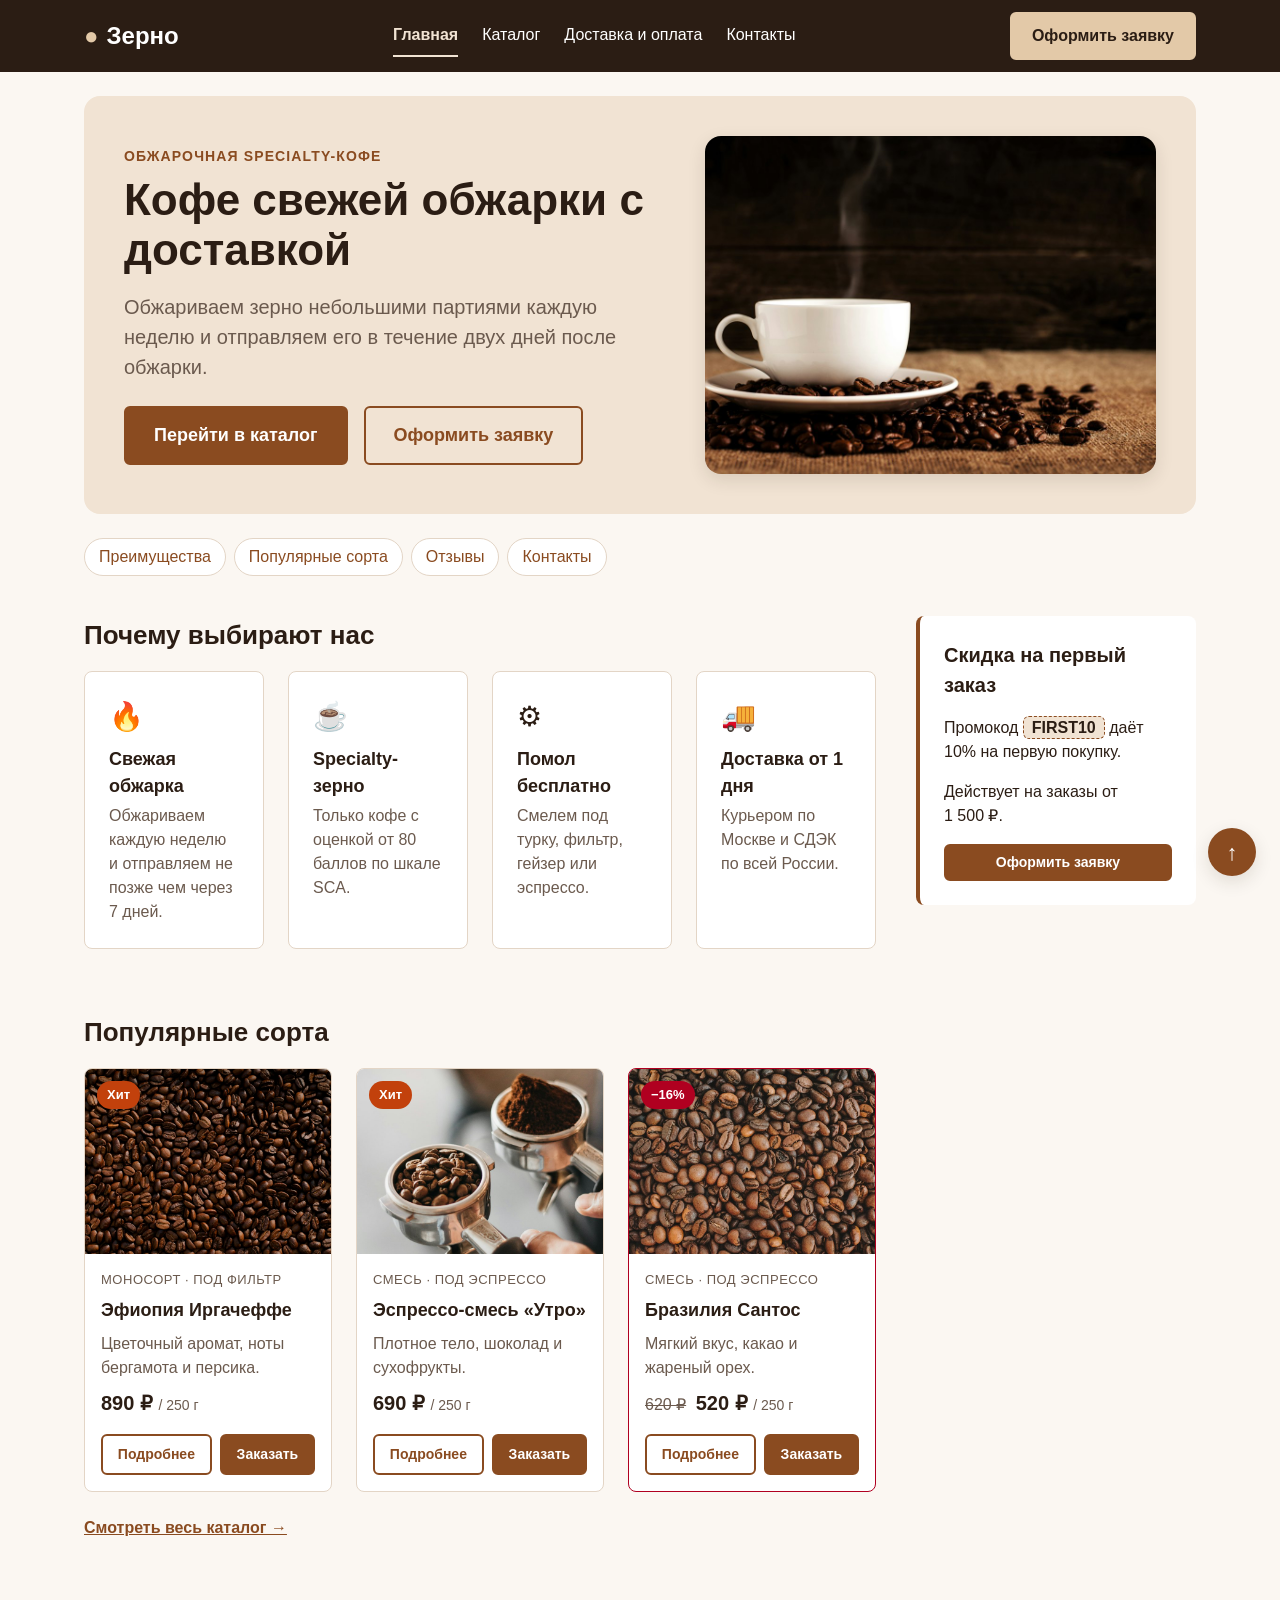
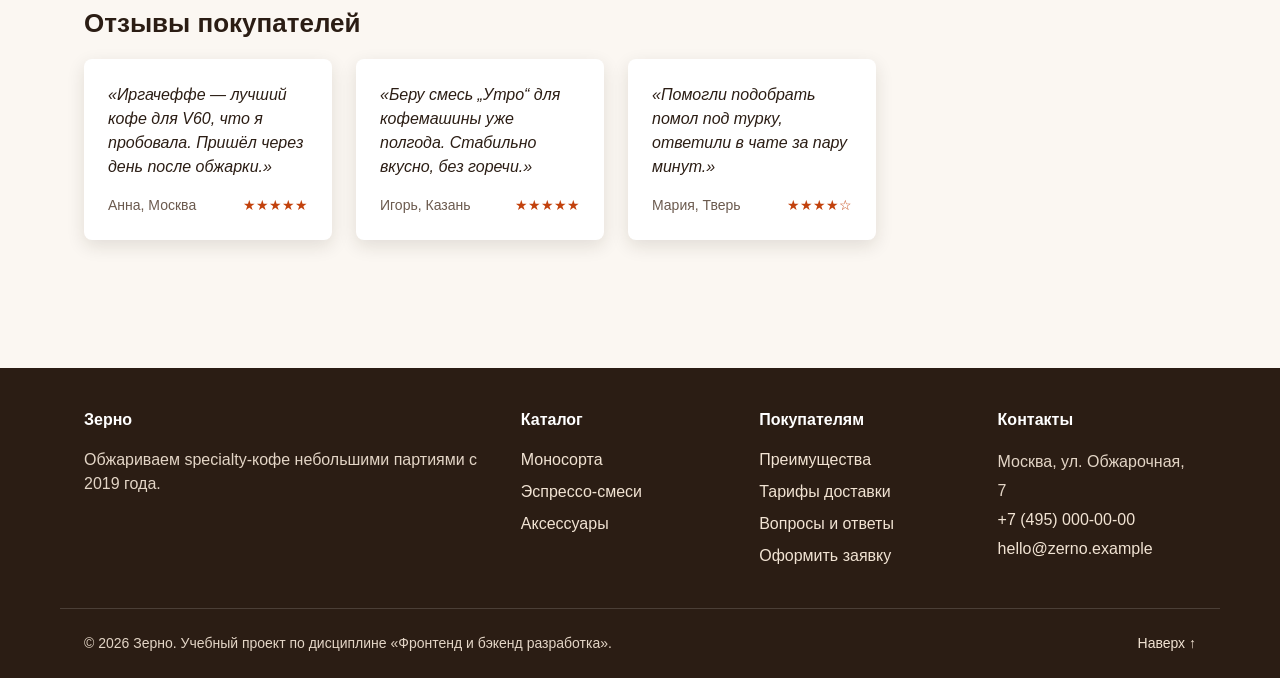
<file: index.html>
<!DOCTYPE html>
<html lang="ru">
<head>
  <meta charset="UTF-8">
  <meta name="viewport" content="width=device-width, initial-scale=1.0">
  <title>Зерно — кофе свежей обжарки</title>
  <meta name="description" content="Интернет-магазин кофе свежей обжарки «Зерно»: specialty-зерно, эспрессо-смеси и доставка по России.">
  <link rel="stylesheet" href="css/style.css">
  <script src="js/main.js" defer></script>
</head>
<body id="top">
  <a class="skip-link" href="#main">Перейти к содержимому</a>

  <header class="site-header">
    <div class="container site-header__inner">
      <a class="site-header__logo" href="index.html">
        <span class="site-header__logo-mark" aria-hidden="true">●</span> Зерно
      </a>
      <nav class="site-nav" aria-label="Основная навигация">
        <ul class="site-nav__list">
          <li class="site-nav__item"><a class="site-nav__link site-nav__link--active" href="index.html" aria-current="page">Главная</a></li>
          <li class="site-nav__item"><a class="site-nav__link" href="catalog.html">Каталог</a></li>
          <li class="site-nav__item"><a class="site-nav__link" href="delivery.html">Доставка и оплата</a></li>
          <li class="site-nav__item"><a class="site-nav__link" href="contacts.html">Контакты</a></li>
        </ul>
      </nav>
      <a class="button site-header__cta" href="order.html">Оформить заявку</a>
    </div>
  </header>

  <main class="container" id="main">
    <section class="hero">
      <div class="hero__content">
        <p class="hero__eyebrow">Обжарочная specialty-кофе</p>
        <h1 class="hero__title">Кофе свежей обжарки с доставкой</h1>
        <p class="hero__text">
          Обжариваем зерно небольшими партиями каждую неделю и отправляем
          его в течение двух дней после обжарки.
        </p>
        <div class="hero__actions">
          <a class="button button--large" href="catalog.html">Перейти в каталог</a>
          <a class="button button--secondary button--large" href="order.html">Оформить заявку</a>
        </div>
      </div>
      <img class="hero__image" src="images/hero.jpg" alt="Чашка кофе на блюдце с жареными зёрнами" width="480" height="360">
    </section>

    <nav class="page-anchors" aria-label="Разделы главной страницы">
      <a class="page-anchors__link" href="#advantages">Преимущества</a>
      <a class="page-anchors__link" href="#popular">Популярные сорта</a>
      <a class="page-anchors__link" href="#reviews">Отзывы</a>
      <a class="page-anchors__link" href="#contacts">Контакты</a>
    </nav>

    <div class="page-layout">
      <div class="page-layout__main">
        <section class="advantages" id="advantages">
          <h2 class="section-title">Почему выбирают нас</h2>
          <ul class="advantages__list">
          <li class="advantages__item">
            <span class="advantages__icon" aria-hidden="true">🔥</span>
            <h3 class="advantages__title">Свежая обжарка</h3>
            <p class="advantages__text">Обжариваем каждую неделю и отправляем не позже чем через 7 дней.</p>
          </li>

          <li class="advantages__item">
            <span class="advantages__icon" aria-hidden="true">☕</span>
            <h3 class="advantages__title">Specialty-зерно</h3>
            <p class="advantages__text">Только кофе с оценкой от 80 баллов по шкале SCA.</p>
          </li>

          <li class="advantages__item">
            <span class="advantages__icon" aria-hidden="true">⚙</span>
            <h3 class="advantages__title">Помол бесплатно</h3>
            <p class="advantages__text">Смелем под турку, фильтр, гейзер или эспрессо.</p>
          </li>

          <li class="advantages__item">
            <span class="advantages__icon" aria-hidden="true">🚚</span>
            <h3 class="advantages__title">Доставка от 1 дня</h3>
            <p class="advantages__text">Курьером по Москве и СДЭК по всей России.</p>
          </li>
          </ul>
        </section>

        <section class="popular" id="popular">
          <h2 class="section-title">Популярные сорта</h2>
          <div class="product-grid">
            <article class="product-card product-card--hit">
              <span class="product-card__badge">Хит</span>
              <img class="product-card__image" src="images/products/ethiopia.jpg" alt="Эфиопия Иргачеффе" width="400" height="300" loading="lazy">
              <div class="product-card__body">
                <p class="product-card__category">Моносорт · Под фильтр</p>
                <h3 class="product-card__title">Эфиопия Иргачеффе</h3>
                <p class="product-card__description">Цветочный аромат, ноты бергамота и персика.</p>
                <p class="product-card__price">890 ₽ <span class="product-card__unit">/ 250 г</span></p>
                <div class="product-card__actions">
                  <a class="button button--secondary" href="product.html">Подробнее</a>
                  <button class="button product-card__button" type="button" data-product="Эфиопия Иргачеффе">Заказать</button>
                </div>
              </div>
            </article>

            <article class="product-card product-card--hit">
              <span class="product-card__badge">Хит</span>
              <img class="product-card__image" src="images/products/utro.jpg" alt="Эспрессо-смесь «Утро»" width="400" height="300" loading="lazy">
              <div class="product-card__body">
                <p class="product-card__category">Смесь · Под эспрессо</p>
                <h3 class="product-card__title">Эспрессо-смесь «Утро»</h3>
                <p class="product-card__description">Плотное тело, шоколад и сухофрукты.</p>
                <p class="product-card__price">690 ₽ <span class="product-card__unit">/ 250 г</span></p>
                <div class="product-card__actions">
                  <a class="button button--secondary" href="product.html">Подробнее</a>
                  <button class="button product-card__button" type="button" data-product="Эспрессо-смесь «Утро»">Заказать</button>
                </div>
              </div>
            </article>

            <article class="product-card product-card--discount">
              <span class="product-card__badge">−16%</span>
              <img class="product-card__image" src="images/products/brazil.jpg" alt="Бразилия Сантос" width="400" height="300" loading="lazy">
              <div class="product-card__body">
                <p class="product-card__category">Смесь · Под эспрессо</p>
                <h3 class="product-card__title">Бразилия Сантос</h3>
                <p class="product-card__description">Мягкий вкус, какао и жареный орех.</p>
                <p class="product-card__price"><s class="product-card__price-old">620 ₽</s> 520 ₽ <span class="product-card__unit">/ 250 г</span></p>
                <div class="product-card__actions">
                  <a class="button button--secondary" href="product.html">Подробнее</a>
                  <button class="button product-card__button" type="button" data-product="Бразилия Сантос">Заказать</button>
                </div>
              </div>
            </article>
          </div>
          <a class="popular__more" href="catalog.html">Смотреть весь каталог →</a>
        </section>

        <section class="reviews" id="reviews">
          <h2 class="section-title">Отзывы покупателей</h2>
          <div class="reviews__list">
            <blockquote class="review">
              <p class="review__text">«Иргачеффе — лучший кофе для V60, что я пробовала. Пришёл через день после обжарки.»</p>
              <footer class="review__author">Анна, Москва <span class="review__rating" aria-label="Оценка 5 из 5">★★★★★</span></footer>
            </blockquote>
            <blockquote class="review">
              <p class="review__text">«Беру смесь „Утро“ для кофемашины уже полгода. Стабильно вкусно, без горечи.»</p>
              <footer class="review__author">Игорь, Казань <span class="review__rating" aria-label="Оценка 5 из 5">★★★★★</span></footer>
            </blockquote>
            <blockquote class="review">
              <p class="review__text">«Помогли подобрать помол под турку, ответили в чате за пару минут.»</p>
              <footer class="review__author">Мария, Тверь <span class="review__rating" aria-label="Оценка 4 из 5">★★★★☆</span></footer>
            </blockquote>
          </div>
        </section>
      </div>

      <aside class="promo page-layout__aside">
        <h2 class="promo__title">Скидка на первый заказ</h2>
        <p class="promo__text">Промокод <strong class="promo__code">FIRST10</strong> даёт 10% на первую покупку.</p>
        <p class="promo__text">Действует на заказы от 1&nbsp;500&nbsp;₽.</p>
        <a class="button button--small" href="order.html">Оформить заявку</a>
      </aside>
    </div>
  </main>

  <footer class="site-footer" id="contacts">
    <div class="container site-footer__inner">
      <section class="site-footer__column">
        <h2 class="site-footer__title">Зерно</h2>
        <p class="site-footer__text">Обжариваем specialty-кофе небольшими партиями с 2019 года.</p>
      </section>
      <nav class="site-footer__column" aria-label="Каталог">
        <h2 class="site-footer__title">Каталог</h2>
        <ul class="site-footer__list">
            <li><a class="site-footer__link" href="catalog.html#mono">Моносорта</a></li>
            <li><a class="site-footer__link" href="catalog.html#blends">Эспрессо-смеси</a></li>
            <li><a class="site-footer__link" href="catalog.html#accessories">Аксессуары</a></li>
        </ul>
      </nav>
      <nav class="site-footer__column" aria-label="Покупателям">
        <h2 class="site-footer__title">Покупателям</h2>
        <ul class="site-footer__list">
            <li><a class="site-footer__link" href="index.html#advantages">Преимущества</a></li>
            <li><a class="site-footer__link" href="delivery.html#tariffs">Тарифы доставки</a></li>
            <li><a class="site-footer__link" href="delivery.html#faq">Вопросы и ответы</a></li>
            <li><a class="site-footer__link" href="order.html">Оформить заявку</a></li>
        </ul>
      </nav>
      <section class="site-footer__column">
        <h2 class="site-footer__title">Контакты</h2>
        <address class="site-footer__address">
          Москва, ул. Обжарочная, 7<br>
          <a class="site-footer__link" href="tel:+74950000000">+7 (495) 000-00-00</a><br>
          <a class="site-footer__link" href="mailto:hello@zerno.example">hello@zerno.example</a>
        </address>
      </section>
    </div>
    <div class="container site-footer__bottom">
      <p>&copy; 2026 Зерно. Учебный проект по дисциплине «Фронтенд и бэкенд разработка».</p>
      <a class="site-footer__link" href="#top">Наверх ↑</a>
    </div>
  </footer>

  <a class="to-top" href="#top" aria-label="Наверх">↑</a>

  <dialog class="order-dialog" id="order-dialog" aria-labelledby="order-dialog-title">
    <button class="order-dialog__close" type="button" data-dialog-close aria-label="Закрыть окно">×</button>
    <h2 class="order-dialog__title" id="order-dialog-title">Быстрая заявка</h2>

    <form class="order-form" id="order-form" action="#" method="post" novalidate>
      <input id="selected-product" name="selected-product" type="hidden">

      <p class="order-dialog__product">Товар: <strong id="selected-product-label">не выбран</strong></p>

      <div class="order-form__field">
        <label class="order-form__label" for="dialog-name">Имя <span class="order-form__required" aria-hidden="true">*</span></label>
        <input class="order-form__input" id="dialog-name" name="name" type="text" placeholder="Введите ваше имя"
          minlength="2" autocomplete="given-name" required>
      </div>

      <div class="order-form__field">
        <label class="order-form__label" for="dialog-email">E-mail <span class="order-form__required" aria-hidden="true">*</span></label>
        <input class="order-form__input" id="dialog-email" name="email" type="email" placeholder="name@example.com"
          autocomplete="email" required>
      </div>

      <div class="order-form__field">
        <label class="order-form__label" for="dialog-phone">Телефон <span class="order-form__required" aria-hidden="true">*</span></label>
        <input class="order-form__input" id="dialog-phone" name="phone" type="tel" placeholder="+7 999 123-45-67"
          pattern="^\+?[0-9\s\-\(\)]{10,18}$" autocomplete="tel" aria-describedby="dialog-phone-hint" required>
        <small class="order-form__hint" id="dialog-phone-hint">Формат: +7 999 123-45-67</small>
      </div>

      <div class="order-form__field">
        <label class="order-form__label" for="dialog-date">Желаемая дата доставки</label>
        <input class="order-form__input" id="dialog-date" name="date" type="date" required>
      </div>

      <div class="order-form__field">
        <label class="order-form__label" for="dialog-topic">Тема заявки</label>
        <select class="order-form__input" id="dialog-topic" name="topic" required>
          <option value="">Выберите тему</option>
          <option value="order">Заказ кофе</option>
          <option value="subscription">Подписка на кофе</option>
          <option value="wholesale">Оптовая закупка</option>
          <option value="question">Вопрос о товаре</option>
        </select>
      </div>

      <div class="order-form__field">
        <label class="order-form__label" for="dialog-comment">Комментарий</label>
        <textarea class="order-form__input order-form__input--textarea" id="dialog-comment" name="comment" rows="4"
          maxlength="500" placeholder="Например: позвоните перед доставкой"></textarea>
      </div>

      <div class="order-form__field order-form__field--checkbox">
        <input class="order-form__checkbox" id="dialog-agree" name="agree" type="checkbox" required>
        <label class="order-form__label" for="dialog-agree">Я согласен на обработку персональных данных</label>
      </div>

      <div class="order-form__actions">
        <button class="button" type="submit">Отправить</button>
        <button class="button button--secondary" type="button" data-dialog-close>Отмена</button>
      </div>

      <p class="order-form__success" role="status" hidden>
        Спасибо! Заявка отправлена — мы свяжемся с вами в течение рабочего дня.
      </p>
    </form>
  </dialog>
</body>
</html>
</file>
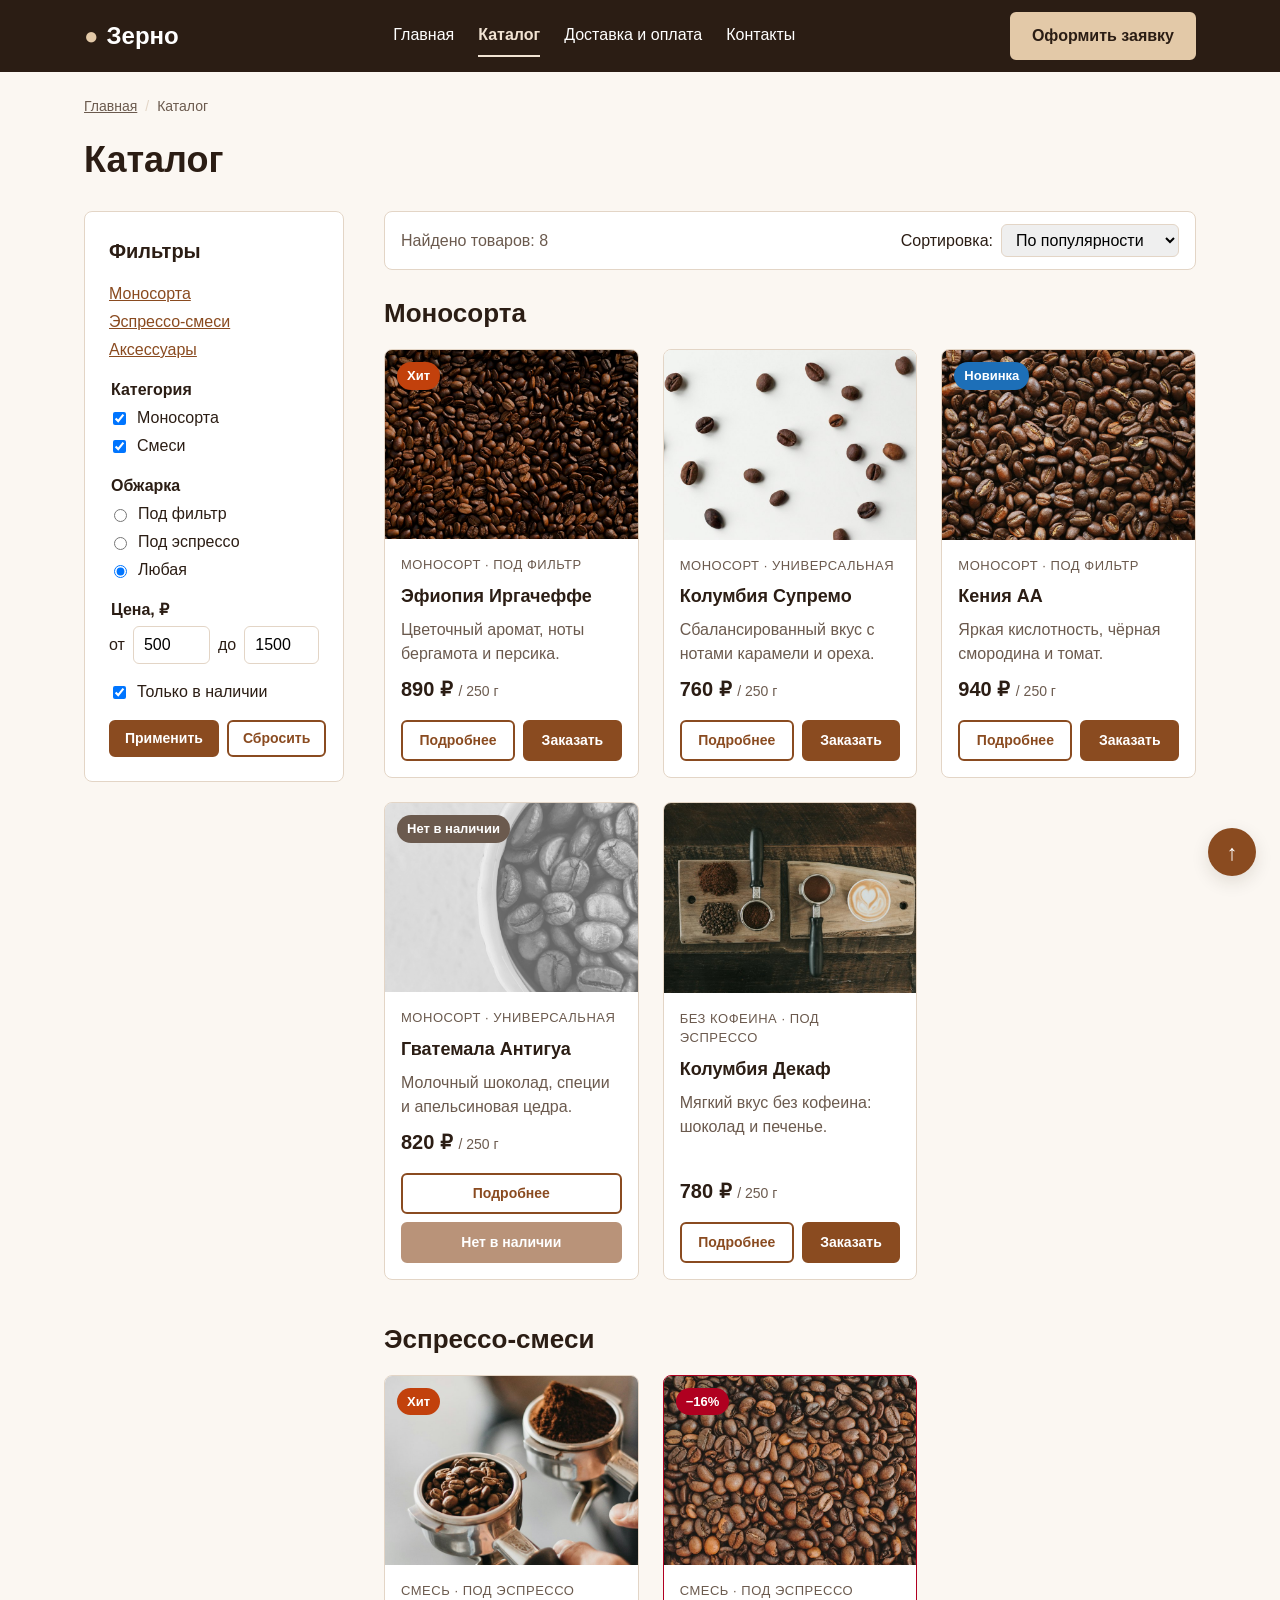
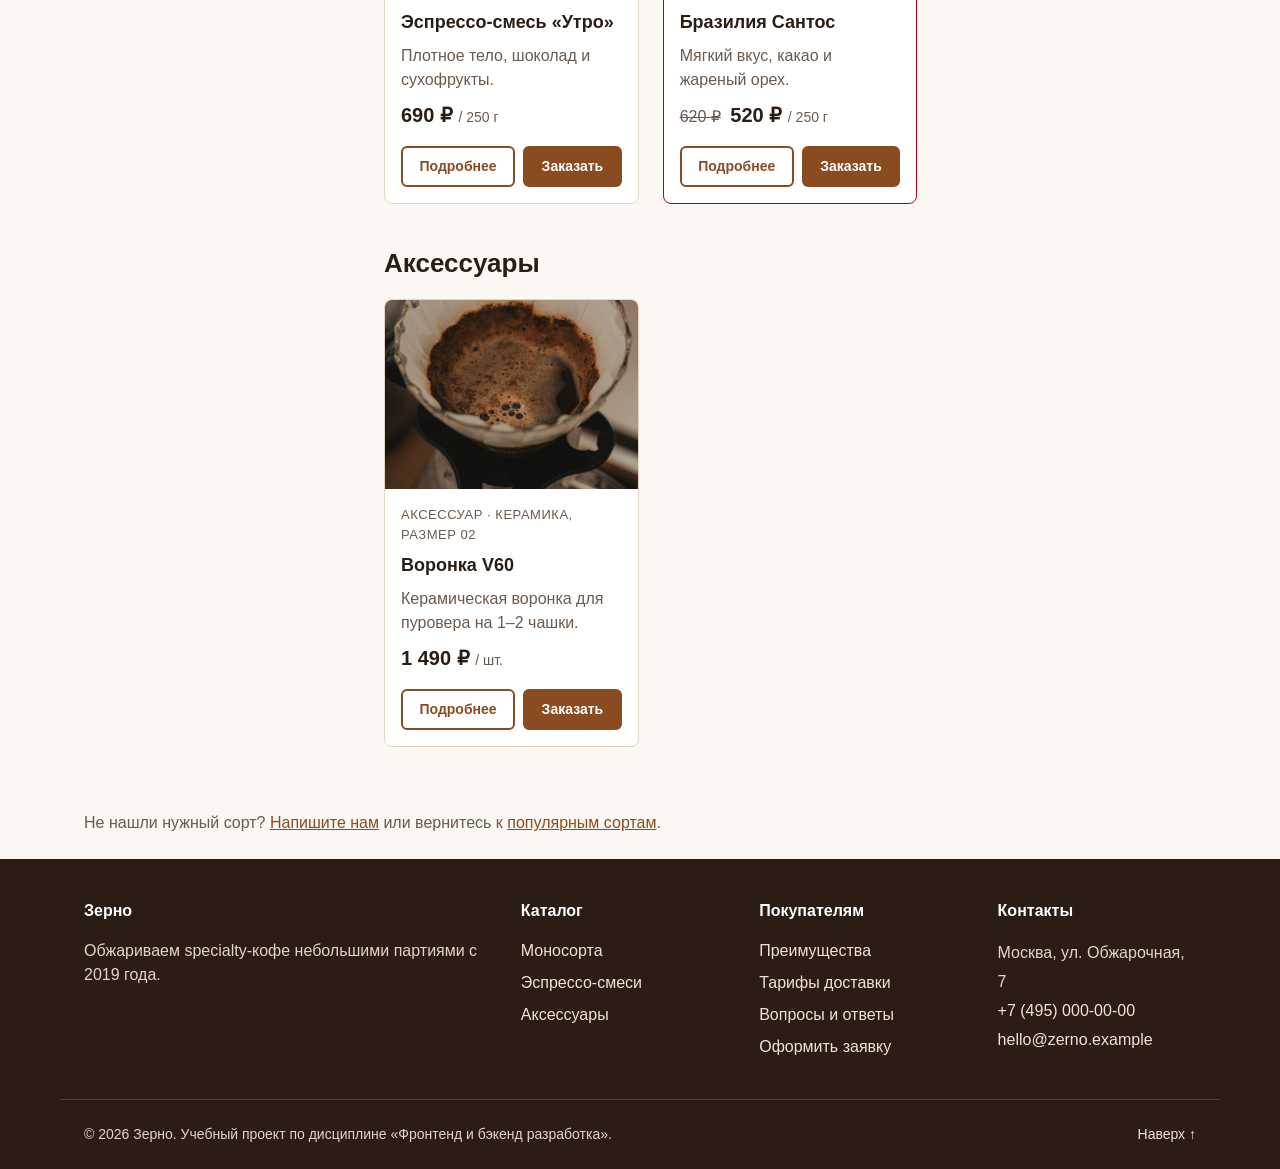
<file: catalog.html>
<!DOCTYPE html>
<html lang="ru">
<head>
  <meta charset="UTF-8">
  <meta name="viewport" content="width=device-width, initial-scale=1.0">
  <title>Каталог кофе — Зерно</title>
  <meta name="description" content="Каталог кофе свежей обжарки: моносорта, эспрессо-смеси и аксессуары для заваривания.">
  <link rel="stylesheet" href="css/style.css">
  <script src="js/main.js" defer></script>
</head>
<body id="top">
  <a class="skip-link" href="#main">Перейти к содержимому</a>

  <header class="site-header">
    <div class="container site-header__inner">
      <a class="site-header__logo" href="index.html">
        <span class="site-header__logo-mark" aria-hidden="true">●</span> Зерно
      </a>
      <nav class="site-nav" aria-label="Основная навигация">
        <ul class="site-nav__list">
          <li class="site-nav__item"><a class="site-nav__link" href="index.html">Главная</a></li>
          <li class="site-nav__item"><a class="site-nav__link site-nav__link--active" href="catalog.html" aria-current="page">Каталог</a></li>
          <li class="site-nav__item"><a class="site-nav__link" href="delivery.html">Доставка и оплата</a></li>
          <li class="site-nav__item"><a class="site-nav__link" href="contacts.html">Контакты</a></li>
        </ul>
      </nav>
      <a class="button site-header__cta" href="order.html">Оформить заявку</a>
    </div>
  </header>

  <main class="container" id="main">
    <nav class="breadcrumbs" aria-label="Хлебные крошки">
      <ol class="breadcrumbs__list">
        <li class="breadcrumbs__item"><a class="breadcrumbs__link" href="index.html">Главная</a></li>
        <li class="breadcrumbs__item" aria-current="page">Каталог</li>
      </ol>
    </nav>

    <h1 class="page-title">Каталог</h1>

    <div class="catalog">
      <aside class="catalog-filters" aria-label="Фильтры каталога">
        <h2 class="catalog-filters__title">Фильтры</h2>
        <nav aria-label="Категории каталога">
          <ul class="catalog-filters__links">
            <li><a class="catalog-filters__link" href="#mono">Моносорта</a></li>
            <li><a class="catalog-filters__link" href="#blends">Эспрессо-смеси</a></li>
            <li><a class="catalog-filters__link" href="#accessories">Аксессуары</a></li>
          </ul>
        </nav>
        <form class="catalog-filters__form" action="#">
          <fieldset class="catalog-filters__group">
            <legend class="catalog-filters__legend">Категория</legend>
            <label class="catalog-filters__option"><input type="checkbox" name="category" value="mono" checked> Моносорта</label>
            <label class="catalog-filters__option"><input type="checkbox" name="category" value="blend" checked> Смеси</label>
          </fieldset>
          <fieldset class="catalog-filters__group">
            <legend class="catalog-filters__legend">Обжарка</legend>
            <label class="catalog-filters__option"><input type="radio" name="roast" value="filter"> Под фильтр</label>
            <label class="catalog-filters__option"><input type="radio" name="roast" value="espresso"> Под эспрессо</label>
            <label class="catalog-filters__option"><input type="radio" name="roast" value="any" checked> Любая</label>
          </fieldset>
          <fieldset class="catalog-filters__group">
            <legend class="catalog-filters__legend">Цена, ₽</legend>
            <div class="catalog-filters__range">
              <label class="catalog-filters__option">от <input class="catalog-filters__input" type="number" name="price-from" min="0" value="500"></label>
              <label class="catalog-filters__option">до <input class="catalog-filters__input" type="number" name="price-to" min="0" value="1500"></label>
            </div>
          </fieldset>
          <label class="catalog-filters__option"><input type="checkbox" name="in-stock" checked> Только в наличии</label>

          <div class="catalog-filters__actions">
            <button class="button button--small" type="button">Применить</button>
            <button class="button button--small button--secondary" type="reset">Сбросить</button>
          </div>
        </form>
      </aside>

      <div class="catalog__content">
        <div class="catalog__toolbar">
          <p class="catalog__count">Найдено товаров: 8</p>
          <label class="catalog__sort">
            Сортировка:
            <select class="catalog__select" name="sort">
              <option value="popular">По популярности</option>
              <option value="price-asc">Сначала дешевле</option>
              <option value="price-desc">Сначала дороже</option>
            </select>
          </label>
        </div>

        <section class="catalog__section" id="mono">
          <h2 class="section-title">Моносорта</h2>
          <div class="product-grid">
            <article class="product-card product-card--hit">
              <span class="product-card__badge">Хит</span>
              <img class="product-card__image" src="images/products/ethiopia.jpg" alt="Эфиопия Иргачеффе" width="400" height="300" loading="lazy">
              <div class="product-card__body">
                <p class="product-card__category">Моносорт · Под фильтр</p>
                <h3 class="product-card__title">Эфиопия Иргачеффе</h3>
                <p class="product-card__description">Цветочный аромат, ноты бергамота и персика.</p>
                <p class="product-card__price">890 ₽ <span class="product-card__unit">/ 250 г</span></p>
                <div class="product-card__actions">
                  <a class="button button--secondary" href="product.html">Подробнее</a>
                  <button class="button product-card__button" type="button" data-product="Эфиопия Иргачеффе">Заказать</button>
                </div>
              </div>
            </article>

            <article class="product-card">
              <img class="product-card__image" src="images/products/colombia.jpg" alt="Колумбия Супремо" width="400" height="300" loading="lazy">
              <div class="product-card__body">
                <p class="product-card__category">Моносорт · Универсальная</p>
                <h3 class="product-card__title">Колумбия Супремо</h3>
                <p class="product-card__description">Сбалансированный вкус с нотами карамели и ореха.</p>
                <p class="product-card__price">760 ₽ <span class="product-card__unit">/ 250 г</span></p>
                <div class="product-card__actions">
                  <a class="button button--secondary" href="product.html">Подробнее</a>
                  <button class="button product-card__button" type="button" data-product="Колумбия Супремо">Заказать</button>
                </div>
              </div>
            </article>

            <article class="product-card product-card--new">
              <span class="product-card__badge">Новинка</span>
              <img class="product-card__image" src="images/products/kenya.jpg" alt="Кения АА" width="400" height="300" loading="lazy">
              <div class="product-card__body">
                <p class="product-card__category">Моносорт · Под фильтр</p>
                <h3 class="product-card__title">Кения АА</h3>
                <p class="product-card__description">Яркая кислотность, чёрная смородина и томат.</p>
                <p class="product-card__price">940 ₽ <span class="product-card__unit">/ 250 г</span></p>
                <div class="product-card__actions">
                  <a class="button button--secondary" href="product.html">Подробнее</a>
                  <button class="button product-card__button" type="button" data-product="Кения АА">Заказать</button>
                </div>
              </div>
            </article>

            <article class="product-card product-card--soldout">
              <span class="product-card__badge">Нет в наличии</span>
              <img class="product-card__image" src="images/products/guatemala.jpg" alt="Гватемала Антигуа" width="400" height="300" loading="lazy">
              <div class="product-card__body">
                <p class="product-card__category">Моносорт · Универсальная</p>
                <h3 class="product-card__title">Гватемала Антигуа</h3>
                <p class="product-card__description">Молочный шоколад, специи и апельсиновая цедра.</p>
                <p class="product-card__price">820 ₽ <span class="product-card__unit">/ 250 г</span></p>
                <div class="product-card__actions">
                  <a class="button button--secondary" href="product.html">Подробнее</a>
                  <button class="button product-card__button" type="button" disabled>Нет в наличии</button>
                </div>
              </div>
            </article>

            <article class="product-card">
              <img class="product-card__image" src="images/products/decaf.jpg" alt="Колумбия Декаф" width="400" height="300" loading="lazy">
              <div class="product-card__body">
                <p class="product-card__category">Без кофеина · Под эспрессо</p>
                <h3 class="product-card__title">Колумбия Декаф</h3>
                <p class="product-card__description">Мягкий вкус без кофеина: шоколад и печенье.</p>
                <p class="product-card__price">780 ₽ <span class="product-card__unit">/ 250 г</span></p>
                <div class="product-card__actions">
                  <a class="button button--secondary" href="product.html">Подробнее</a>
                  <button class="button product-card__button" type="button" data-product="Колумбия Декаф">Заказать</button>
                </div>
              </div>
            </article>
          </div>
        </section>
        <section class="catalog__section" id="blends">
          <h2 class="section-title">Эспрессо-смеси</h2>
          <div class="product-grid">
            <article class="product-card product-card--hit">
              <span class="product-card__badge">Хит</span>
              <img class="product-card__image" src="images/products/utro.jpg" alt="Эспрессо-смесь «Утро»" width="400" height="300" loading="lazy">
              <div class="product-card__body">
                <p class="product-card__category">Смесь · Под эспрессо</p>
                <h3 class="product-card__title">Эспрессо-смесь «Утро»</h3>
                <p class="product-card__description">Плотное тело, шоколад и сухофрукты.</p>
                <p class="product-card__price">690 ₽ <span class="product-card__unit">/ 250 г</span></p>
                <div class="product-card__actions">
                  <a class="button button--secondary" href="product.html">Подробнее</a>
                  <button class="button product-card__button" type="button" data-product="Эспрессо-смесь «Утро»">Заказать</button>
                </div>
              </div>
            </article>

            <article class="product-card product-card--discount">
              <span class="product-card__badge">−16%</span>
              <img class="product-card__image" src="images/products/brazil.jpg" alt="Бразилия Сантос" width="400" height="300" loading="lazy">
              <div class="product-card__body">
                <p class="product-card__category">Смесь · Под эспрессо</p>
                <h3 class="product-card__title">Бразилия Сантос</h3>
                <p class="product-card__description">Мягкий вкус, какао и жареный орех.</p>
                <p class="product-card__price"><s class="product-card__price-old">620 ₽</s> 520 ₽ <span class="product-card__unit">/ 250 г</span></p>
                <div class="product-card__actions">
                  <a class="button button--secondary" href="product.html">Подробнее</a>
                  <button class="button product-card__button" type="button" data-product="Бразилия Сантос">Заказать</button>
                </div>
              </div>
            </article>
          </div>
        </section>
        <section class="catalog__section" id="accessories">
          <h2 class="section-title">Аксессуары</h2>
          <div class="product-grid">
            <article class="product-card">
              <img class="product-card__image" src="images/products/v60.jpg" alt="Воронка V60" width="400" height="300" loading="lazy">
              <div class="product-card__body">
                <p class="product-card__category">Аксессуар · Керамика, размер 02</p>
                <h3 class="product-card__title">Воронка V60</h3>
                <p class="product-card__description">Керамическая воронка для пуровера на 1–2 чашки.</p>
                <p class="product-card__price">1 490 ₽ <span class="product-card__unit">/ шт.</span></p>
                <div class="product-card__actions">
                  <a class="button button--secondary" href="product.html">Подробнее</a>
                  <button class="button product-card__button" type="button" data-product="Воронка V60">Заказать</button>
                </div>
              </div>
            </article>
          </div>
        </section>
      </div>
    </div>

    <p class="page-note">
      Не нашли нужный сорт? <a href="contacts.html#feedback">Напишите нам</a>
      или вернитесь к <a href="index.html#popular">популярным сортам</a>.
    </p>
  </main>

  <footer class="site-footer" id="contacts">
    <div class="container site-footer__inner">
      <section class="site-footer__column">
        <h2 class="site-footer__title">Зерно</h2>
        <p class="site-footer__text">Обжариваем specialty-кофе небольшими партиями с 2019 года.</p>
      </section>
      <nav class="site-footer__column" aria-label="Каталог">
        <h2 class="site-footer__title">Каталог</h2>
        <ul class="site-footer__list">
            <li><a class="site-footer__link" href="catalog.html#mono">Моносорта</a></li>
            <li><a class="site-footer__link" href="catalog.html#blends">Эспрессо-смеси</a></li>
            <li><a class="site-footer__link" href="catalog.html#accessories">Аксессуары</a></li>
        </ul>
      </nav>
      <nav class="site-footer__column" aria-label="Покупателям">
        <h2 class="site-footer__title">Покупателям</h2>
        <ul class="site-footer__list">
            <li><a class="site-footer__link" href="index.html#advantages">Преимущества</a></li>
            <li><a class="site-footer__link" href="delivery.html#tariffs">Тарифы доставки</a></li>
            <li><a class="site-footer__link" href="delivery.html#faq">Вопросы и ответы</a></li>
            <li><a class="site-footer__link" href="order.html">Оформить заявку</a></li>
        </ul>
      </nav>
      <section class="site-footer__column">
        <h2 class="site-footer__title">Контакты</h2>
        <address class="site-footer__address">
          Москва, ул. Обжарочная, 7<br>
          <a class="site-footer__link" href="tel:+74950000000">+7 (495) 000-00-00</a><br>
          <a class="site-footer__link" href="mailto:hello@zerno.example">hello@zerno.example</a>
        </address>
      </section>
    </div>
    <div class="container site-footer__bottom">
      <p>&copy; 2026 Зерно. Учебный проект по дисциплине «Фронтенд и бэкенд разработка».</p>
      <a class="site-footer__link" href="#top">Наверх ↑</a>
    </div>
  </footer>

  <a class="to-top" href="#top" aria-label="Наверх">↑</a>

  <dialog class="order-dialog" id="order-dialog" aria-labelledby="order-dialog-title">
    <button class="order-dialog__close" type="button" data-dialog-close aria-label="Закрыть окно">×</button>
    <h2 class="order-dialog__title" id="order-dialog-title">Быстрая заявка</h2>

    <form class="order-form" id="order-form" action="#" method="post" novalidate>
      <input id="selected-product" name="selected-product" type="hidden">

      <p class="order-dialog__product">Товар: <strong id="selected-product-label">не выбран</strong></p>

      <div class="order-form__field">
        <label class="order-form__label" for="dialog-name">Имя <span class="order-form__required" aria-hidden="true">*</span></label>
        <input class="order-form__input" id="dialog-name" name="name" type="text" placeholder="Введите ваше имя"
          minlength="2" autocomplete="given-name" required>
      </div>

      <div class="order-form__field">
        <label class="order-form__label" for="dialog-email">E-mail <span class="order-form__required" aria-hidden="true">*</span></label>
        <input class="order-form__input" id="dialog-email" name="email" type="email" placeholder="name@example.com"
          autocomplete="email" required>
      </div>

      <div class="order-form__field">
        <label class="order-form__label" for="dialog-phone">Телефон <span class="order-form__required" aria-hidden="true">*</span></label>
        <input class="order-form__input" id="dialog-phone" name="phone" type="tel" placeholder="+7 999 123-45-67"
          pattern="^\+?[0-9\s\-\(\)]{10,18}$" autocomplete="tel" aria-describedby="dialog-phone-hint" required>
        <small class="order-form__hint" id="dialog-phone-hint">Формат: +7 999 123-45-67</small>
      </div>

      <div class="order-form__field">
        <label class="order-form__label" for="dialog-date">Желаемая дата доставки</label>
        <input class="order-form__input" id="dialog-date" name="date" type="date" required>
      </div>

      <div class="order-form__field">
        <label class="order-form__label" for="dialog-topic">Тема заявки</label>
        <select class="order-form__input" id="dialog-topic" name="topic" required>
          <option value="">Выберите тему</option>
          <option value="order">Заказ кофе</option>
          <option value="subscription">Подписка на кофе</option>
          <option value="wholesale">Оптовая закупка</option>
          <option value="question">Вопрос о товаре</option>
        </select>
      </div>

      <div class="order-form__field">
        <label class="order-form__label" for="dialog-comment">Комментарий</label>
        <textarea class="order-form__input order-form__input--textarea" id="dialog-comment" name="comment" rows="4"
          maxlength="500" placeholder="Например: позвоните перед доставкой"></textarea>
      </div>

      <div class="order-form__field order-form__field--checkbox">
        <input class="order-form__checkbox" id="dialog-agree" name="agree" type="checkbox" required>
        <label class="order-form__label" for="dialog-agree">Я согласен на обработку персональных данных</label>
      </div>

      <div class="order-form__actions">
        <button class="button" type="submit">Отправить</button>
        <button class="button button--secondary" type="button" data-dialog-close>Отмена</button>
      </div>

      <p class="order-form__success" role="status" hidden>
        Спасибо! Заявка отправлена — мы свяжемся с вами в течение рабочего дня.
      </p>
    </form>
  </dialog>
</body>
</html>
</file>
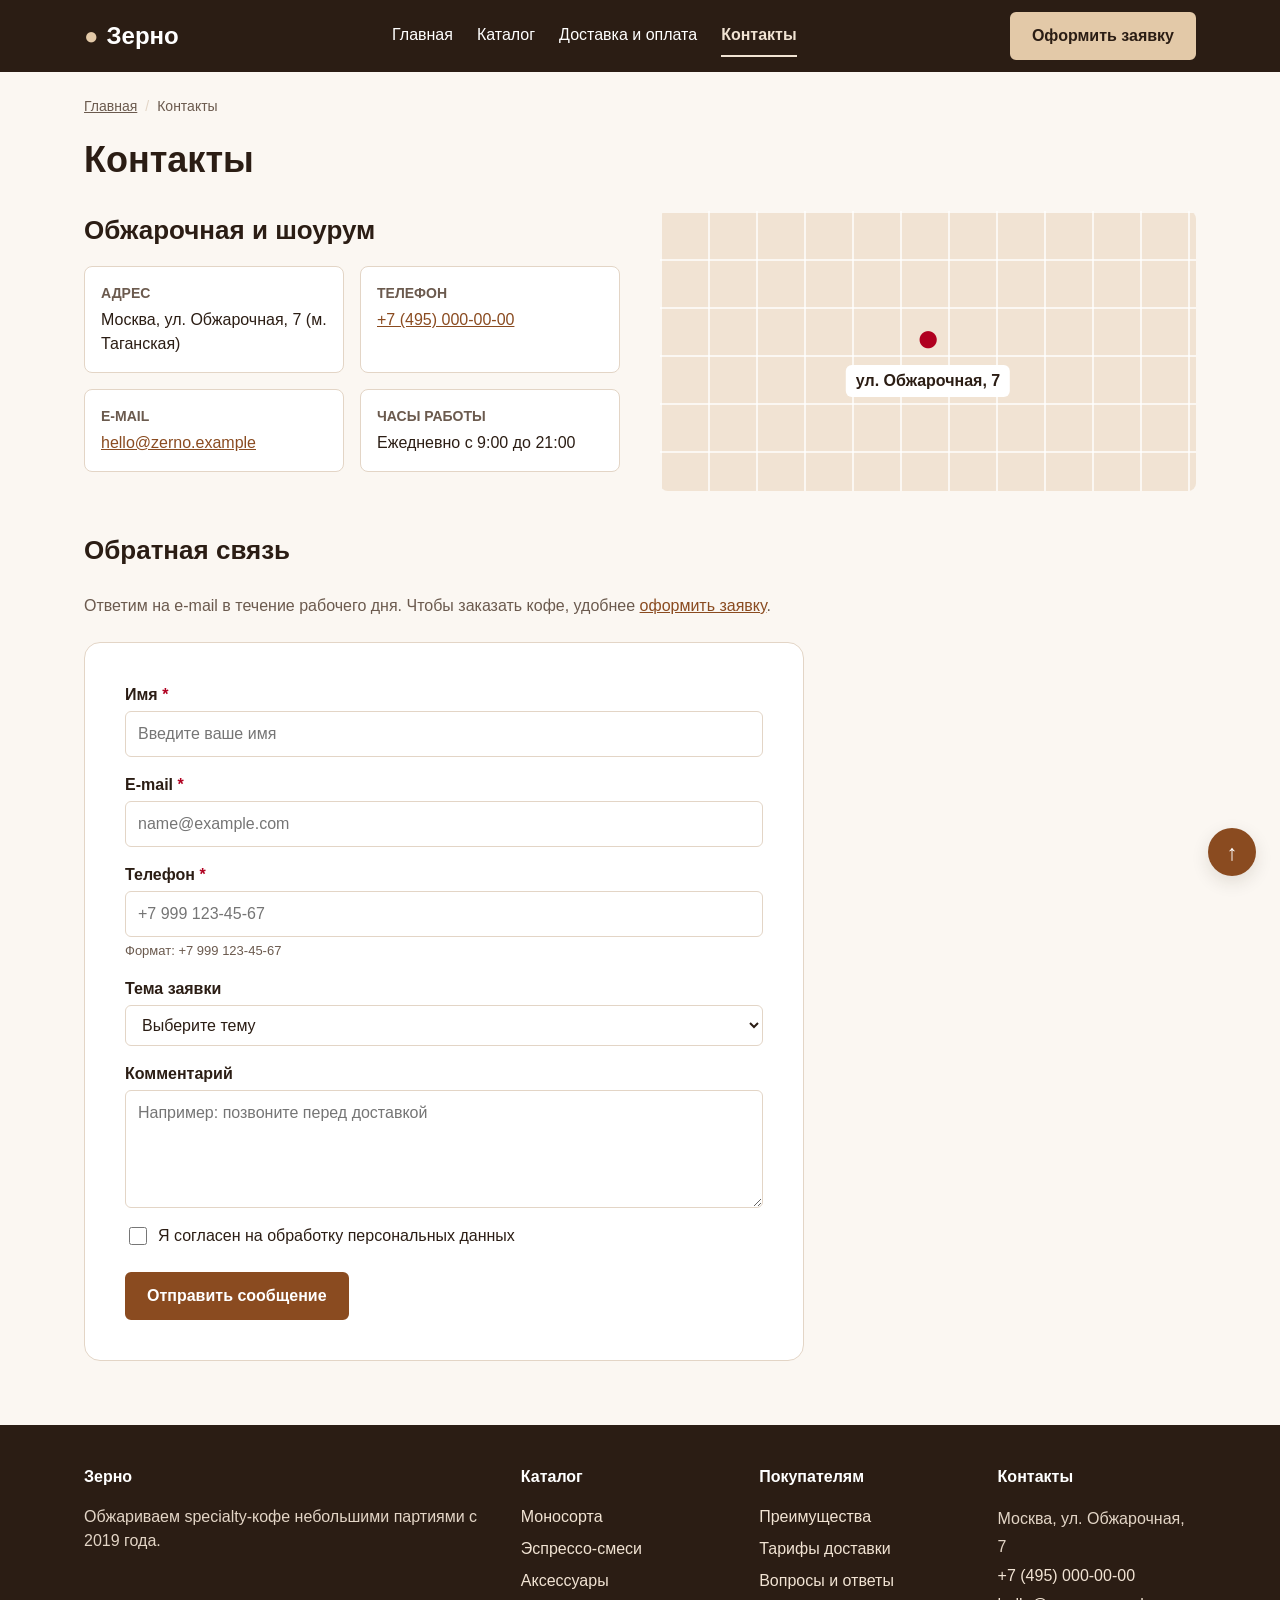
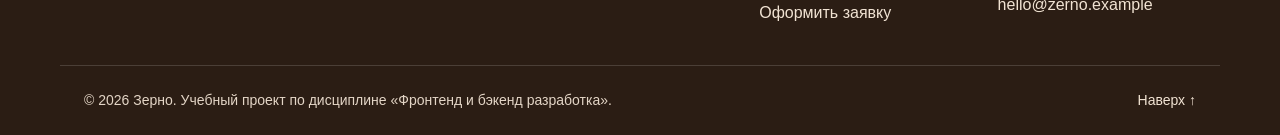
<file: contacts.html>
<!DOCTYPE html>
<html lang="ru">
<head>
  <meta charset="UTF-8">
  <meta name="viewport" content="width=device-width, initial-scale=1.0">
  <title>Контакты — Зерно</title>
  <meta name="description" content="Адрес обжарочной «Зерно», телефон, e-mail, часы работы и форма обратной связи.">
  <link rel="stylesheet" href="css/style.css">
  <script src="js/main.js" defer></script>
</head>
<body id="top">
  <a class="skip-link" href="#main">Перейти к содержимому</a>

  <header class="site-header">
    <div class="container site-header__inner">
      <a class="site-header__logo" href="index.html">
        <span class="site-header__logo-mark" aria-hidden="true">●</span> Зерно
      </a>
      <nav class="site-nav" aria-label="Основная навигация">
        <ul class="site-nav__list">
          <li class="site-nav__item"><a class="site-nav__link" href="index.html">Главная</a></li>
          <li class="site-nav__item"><a class="site-nav__link" href="catalog.html">Каталог</a></li>
          <li class="site-nav__item"><a class="site-nav__link" href="delivery.html">Доставка и оплата</a></li>
          <li class="site-nav__item"><a class="site-nav__link site-nav__link--active" href="contacts.html" aria-current="page">Контакты</a></li>
        </ul>
      </nav>
      <a class="button site-header__cta" href="order.html">Оформить заявку</a>
    </div>
  </header>

  <main class="container" id="main">
    <nav class="breadcrumbs" aria-label="Хлебные крошки">
      <ol class="breadcrumbs__list">
        <li class="breadcrumbs__item"><a class="breadcrumbs__link" href="index.html">Главная</a></li>
        <li class="breadcrumbs__item" aria-current="page">Контакты</li>
      </ol>
    </nav>

    <h1 class="page-title">Контакты</h1>

    <div class="contacts">
      <section class="contacts__info" id="address">
        <h2 class="section-title">Обжарочная и шоурум</h2>
        <ul class="contacts__list">
          <li class="contact-item">
            <h3 class="contact-item__title">Адрес</h3>
            <p class="contact-item__text">Москва, ул. Обжарочная, 7 (м. Таганская)</p>
          </li>
          <li class="contact-item">
            <h3 class="contact-item__title">Телефон</h3>
            <p class="contact-item__text"><a href="tel:+74950000000">+7 (495) 000-00-00</a></p>
          </li>
          <li class="contact-item">
            <h3 class="contact-item__title">E-mail</h3>
            <p class="contact-item__text"><a href="mailto:hello@zerno.example">hello@zerno.example</a></p>
          </li>
          <li class="contact-item">
            <h3 class="contact-item__title">Часы работы</h3>
            <p class="contact-item__text">Ежедневно с 9:00 до 21:00</p>
          </li>
        </ul>
      </section>

      <div class="contacts__map" role="img" aria-label="Схема проезда: шоурум находится в 5 минутах от метро Таганская">
        <span class="contacts__pin" aria-hidden="true">●</span>
        <p class="contacts__map-text">ул. Обжарочная, 7</p>
      </div>
    </div>

    <section class="contacts__feedback" id="feedback">
      <h2 class="section-title">Обратная связь</h2>
      <p class="page-note">Ответим на e-mail в течение рабочего дня. Чтобы заказать кофе, удобнее <a href="order.html">оформить заявку</a>.</p>
      <form class="order-form order-form--card" action="#" method="post" novalidate>
        <div class="order-form__field">
          <label class="order-form__label" for="feedback-name">Имя <span class="order-form__required" aria-hidden="true">*</span></label>
          <input class="order-form__input" id="feedback-name" name="name" type="text" placeholder="Введите ваше имя"
            minlength="2" autocomplete="given-name" required>
        </div>

        <div class="order-form__field">
          <label class="order-form__label" for="feedback-email">E-mail <span class="order-form__required" aria-hidden="true">*</span></label>
          <input class="order-form__input" id="feedback-email" name="email" type="email" placeholder="name@example.com"
            autocomplete="email" required>
        </div>

        <div class="order-form__field">
          <label class="order-form__label" for="feedback-phone">Телефон <span class="order-form__required" aria-hidden="true">*</span></label>
          <input class="order-form__input" id="feedback-phone" name="phone" type="tel" placeholder="+7 999 123-45-67"
            pattern="^\+?[0-9\s\-\(\)]{10,18}$" autocomplete="tel" aria-describedby="feedback-phone-hint" required>
          <small class="order-form__hint" id="feedback-phone-hint">Формат: +7 999 123-45-67</small>
        </div>


        <div class="order-form__field">
          <label class="order-form__label" for="feedback-topic">Тема заявки</label>
          <select class="order-form__input" id="feedback-topic" name="topic" required>
            <option value="">Выберите тему</option>
            <option value="order">Заказ кофе</option>
            <option value="subscription">Подписка на кофе</option>
            <option value="wholesale">Оптовая закупка</option>
            <option value="question">Вопрос о товаре</option>
          </select>
        </div>

        <div class="order-form__field">
          <label class="order-form__label" for="feedback-comment">Комментарий</label>
          <textarea class="order-form__input order-form__input--textarea" id="feedback-comment" name="comment" rows="4"
            maxlength="500" placeholder="Например: позвоните перед доставкой"></textarea>
        </div>

        <div class="order-form__field order-form__field--checkbox">
          <input class="order-form__checkbox" id="feedback-agree" name="agree" type="checkbox" required>
          <label class="order-form__label" for="feedback-agree">Я согласен на обработку персональных данных</label>
        </div>

        <div class="order-form__actions">
          <button class="button" type="submit">Отправить сообщение</button>
        </div>

        <p class="order-form__success" role="status" hidden>
          Спасибо! Заявка отправлена — мы свяжемся с вами в течение рабочего дня.
        </p>
      </form>
    </section>
  </main>

  <footer class="site-footer" id="contacts">
    <div class="container site-footer__inner">
      <section class="site-footer__column">
        <h2 class="site-footer__title">Зерно</h2>
        <p class="site-footer__text">Обжариваем specialty-кофе небольшими партиями с 2019 года.</p>
      </section>
      <nav class="site-footer__column" aria-label="Каталог">
        <h2 class="site-footer__title">Каталог</h2>
        <ul class="site-footer__list">
            <li><a class="site-footer__link" href="catalog.html#mono">Моносорта</a></li>
            <li><a class="site-footer__link" href="catalog.html#blends">Эспрессо-смеси</a></li>
            <li><a class="site-footer__link" href="catalog.html#accessories">Аксессуары</a></li>
        </ul>
      </nav>
      <nav class="site-footer__column" aria-label="Покупателям">
        <h2 class="site-footer__title">Покупателям</h2>
        <ul class="site-footer__list">
            <li><a class="site-footer__link" href="index.html#advantages">Преимущества</a></li>
            <li><a class="site-footer__link" href="delivery.html#tariffs">Тарифы доставки</a></li>
            <li><a class="site-footer__link" href="delivery.html#faq">Вопросы и ответы</a></li>
            <li><a class="site-footer__link" href="order.html">Оформить заявку</a></li>
        </ul>
      </nav>
      <section class="site-footer__column">
        <h2 class="site-footer__title">Контакты</h2>
        <address class="site-footer__address">
          Москва, ул. Обжарочная, 7<br>
          <a class="site-footer__link" href="tel:+74950000000">+7 (495) 000-00-00</a><br>
          <a class="site-footer__link" href="mailto:hello@zerno.example">hello@zerno.example</a>
        </address>
      </section>
    </div>
    <div class="container site-footer__bottom">
      <p>&copy; 2026 Зерно. Учебный проект по дисциплине «Фронтенд и бэкенд разработка».</p>
      <a class="site-footer__link" href="#top">Наверх ↑</a>
    </div>
  </footer>

  <a class="to-top" href="#top" aria-label="Наверх">↑</a>
</body>
</html>
</file>
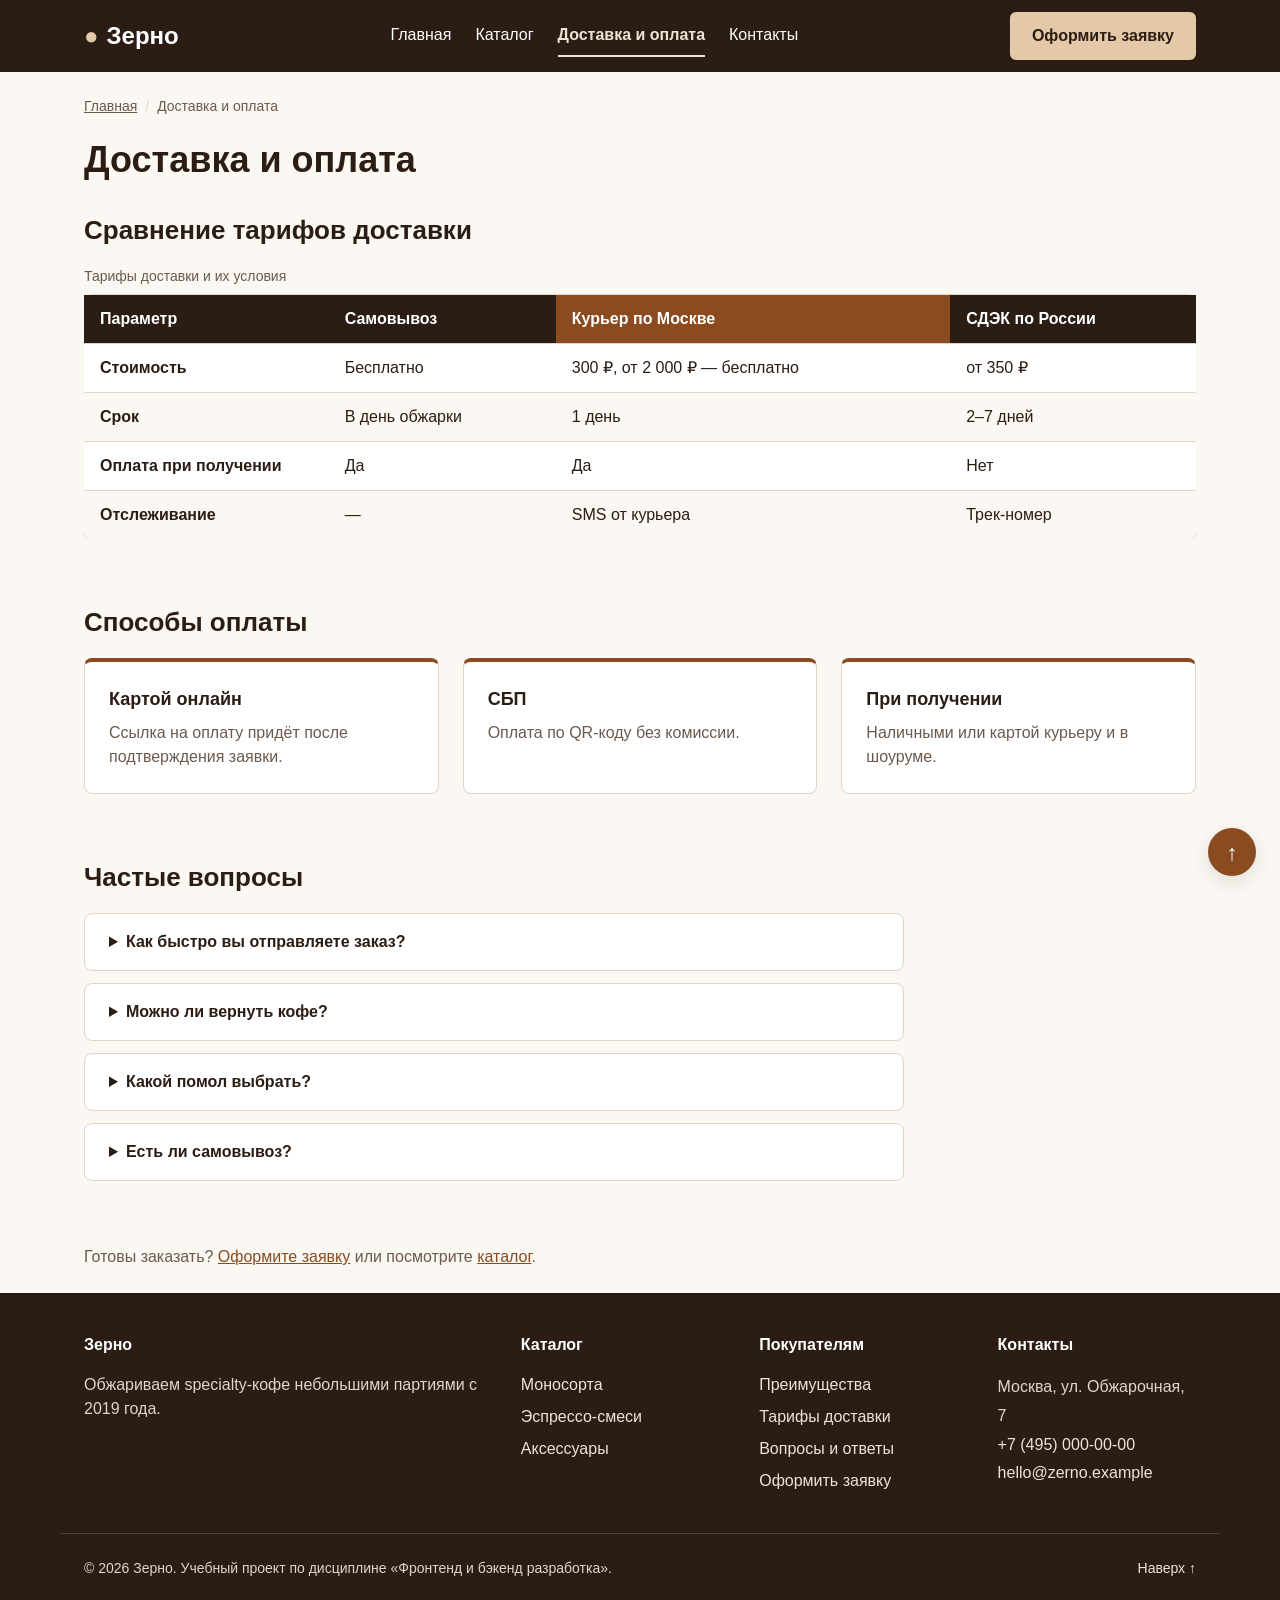
<file: delivery.html>
<!DOCTYPE html>
<html lang="ru">
<head>
  <meta charset="UTF-8">
  <meta name="viewport" content="width=device-width, initial-scale=1.0">
  <title>Доставка и оплата — Зерно</title>
  <meta name="description" content="Тарифы доставки кофе по Москве и России, способы оплаты и ответы на частые вопросы.">
  <link rel="stylesheet" href="css/style.css">
  <script src="js/main.js" defer></script>
</head>
<body id="top">
  <a class="skip-link" href="#main">Перейти к содержимому</a>

  <header class="site-header">
    <div class="container site-header__inner">
      <a class="site-header__logo" href="index.html">
        <span class="site-header__logo-mark" aria-hidden="true">●</span> Зерно
      </a>
      <nav class="site-nav" aria-label="Основная навигация">
        <ul class="site-nav__list">
          <li class="site-nav__item"><a class="site-nav__link" href="index.html">Главная</a></li>
          <li class="site-nav__item"><a class="site-nav__link" href="catalog.html">Каталог</a></li>
          <li class="site-nav__item"><a class="site-nav__link site-nav__link--active" href="delivery.html" aria-current="page">Доставка и оплата</a></li>
          <li class="site-nav__item"><a class="site-nav__link" href="contacts.html">Контакты</a></li>
        </ul>
      </nav>
      <a class="button site-header__cta" href="order.html">Оформить заявку</a>
    </div>
  </header>

  <main class="container" id="main">
    <nav class="breadcrumbs" aria-label="Хлебные крошки">
      <ol class="breadcrumbs__list">
        <li class="breadcrumbs__item"><a class="breadcrumbs__link" href="index.html">Главная</a></li>
        <li class="breadcrumbs__item" aria-current="page">Доставка и оплата</li>
      </ol>
    </nav>

    <h1 class="page-title">Доставка и оплата</h1>

    <section class="delivery" id="tariffs">
      <h2 class="section-title">Сравнение тарифов доставки</h2>
      <div class="table-wrapper">
        <table class="spec-table spec-table--compare">
          <caption class="spec-table__caption">Тарифы доставки и их условия</caption>
          <thead>
            <tr>
              <th class="spec-table__head" scope="col">Параметр</th>
              <th class="spec-table__head" scope="col">Самовывоз</th>
              <th class="spec-table__head spec-table__head--accent" scope="col">Курьер по Москве</th>
              <th class="spec-table__head" scope="col">СДЭК по России</th>
            </tr>
          </thead>
          <tbody>
            <tr><th class="spec-table__name" scope="row">Стоимость</th><td class="spec-table__value">Бесплатно</td><td class="spec-table__value">300 ₽, от 2 000 ₽ — бесплатно</td><td class="spec-table__value">от 350 ₽</td></tr>
            <tr><th class="spec-table__name" scope="row">Срок</th><td class="spec-table__value">В день обжарки</td><td class="spec-table__value">1 день</td><td class="spec-table__value">2–7 дней</td></tr>
            <tr><th class="spec-table__name" scope="row">Оплата при получении</th><td class="spec-table__value">Да</td><td class="spec-table__value">Да</td><td class="spec-table__value">Нет</td></tr>
            <tr><th class="spec-table__name" scope="row">Отслеживание</th><td class="spec-table__value">—</td><td class="spec-table__value">SMS от курьера</td><td class="spec-table__value">Трек-номер</td></tr>
          </tbody>
        </table>
      </div>
    </section>

    <section class="payment" id="payment">
      <h2 class="section-title">Способы оплаты</h2>
      <ul class="payment__list">
        <li class="payment__item"><h3 class="payment__title">Картой онлайн</h3><p class="payment__text">Ссылка на оплату придёт после подтверждения заявки.</p></li>
        <li class="payment__item"><h3 class="payment__title">СБП</h3><p class="payment__text">Оплата по QR-коду без комиссии.</p></li>
        <li class="payment__item"><h3 class="payment__title">При получении</h3><p class="payment__text">Наличными или картой курьеру и в шоуруме.</p></li>
      </ul>
    </section>

    <section class="faq" id="faq">
      <h2 class="section-title">Частые вопросы</h2>
      <div class="faq__list">
        <details class="faq__item">
          <summary class="faq__question">Как быстро вы отправляете заказ?</summary>
          <p class="faq__answer">Обжариваем по понедельникам, средам и пятницам и отправляем в день обжарки или на следующий день.</p>
        </details>
        <details class="faq__item">
          <summary class="faq__question">Можно ли вернуть кофе?</summary>
          <p class="faq__answer">Если кофе не понравился, напишите нам в течение 14 дней — заменим сорт или вернём деньги.</p>
        </details>
        <details class="faq__item">
          <summary class="faq__question">Какой помол выбрать?</summary>
          <p class="faq__answer">Для турки — самый мелкий, для эспрессо — мелкий, для воронки — средний, для френч-пресса — крупный.</p>
        </details>
        <details class="faq__item">
          <summary class="faq__question">Есть ли самовывоз?</summary>
          <p class="faq__answer">Да, из шоурума на ул. Обжарочной, 7 — бесплатно, в день готовности заказа.</p>
        </details>
      </div>
    </section>

    <p class="page-note">Готовы заказать? <a href="order.html">Оформите заявку</a> или посмотрите <a href="catalog.html">каталог</a>.</p>
  </main>

  <footer class="site-footer" id="contacts">
    <div class="container site-footer__inner">
      <section class="site-footer__column">
        <h2 class="site-footer__title">Зерно</h2>
        <p class="site-footer__text">Обжариваем specialty-кофе небольшими партиями с 2019 года.</p>
      </section>
      <nav class="site-footer__column" aria-label="Каталог">
        <h2 class="site-footer__title">Каталог</h2>
        <ul class="site-footer__list">
            <li><a class="site-footer__link" href="catalog.html#mono">Моносорта</a></li>
            <li><a class="site-footer__link" href="catalog.html#blends">Эспрессо-смеси</a></li>
            <li><a class="site-footer__link" href="catalog.html#accessories">Аксессуары</a></li>
        </ul>
      </nav>
      <nav class="site-footer__column" aria-label="Покупателям">
        <h2 class="site-footer__title">Покупателям</h2>
        <ul class="site-footer__list">
            <li><a class="site-footer__link" href="index.html#advantages">Преимущества</a></li>
            <li><a class="site-footer__link" href="delivery.html#tariffs">Тарифы доставки</a></li>
            <li><a class="site-footer__link" href="delivery.html#faq">Вопросы и ответы</a></li>
            <li><a class="site-footer__link" href="order.html">Оформить заявку</a></li>
        </ul>
      </nav>
      <section class="site-footer__column">
        <h2 class="site-footer__title">Контакты</h2>
        <address class="site-footer__address">
          Москва, ул. Обжарочная, 7<br>
          <a class="site-footer__link" href="tel:+74950000000">+7 (495) 000-00-00</a><br>
          <a class="site-footer__link" href="mailto:hello@zerno.example">hello@zerno.example</a>
        </address>
      </section>
    </div>
    <div class="container site-footer__bottom">
      <p>&copy; 2026 Зерно. Учебный проект по дисциплине «Фронтенд и бэкенд разработка».</p>
      <a class="site-footer__link" href="#top">Наверх ↑</a>
    </div>
  </footer>

  <a class="to-top" href="#top" aria-label="Наверх">↑</a>
</body>
</html>
</file>
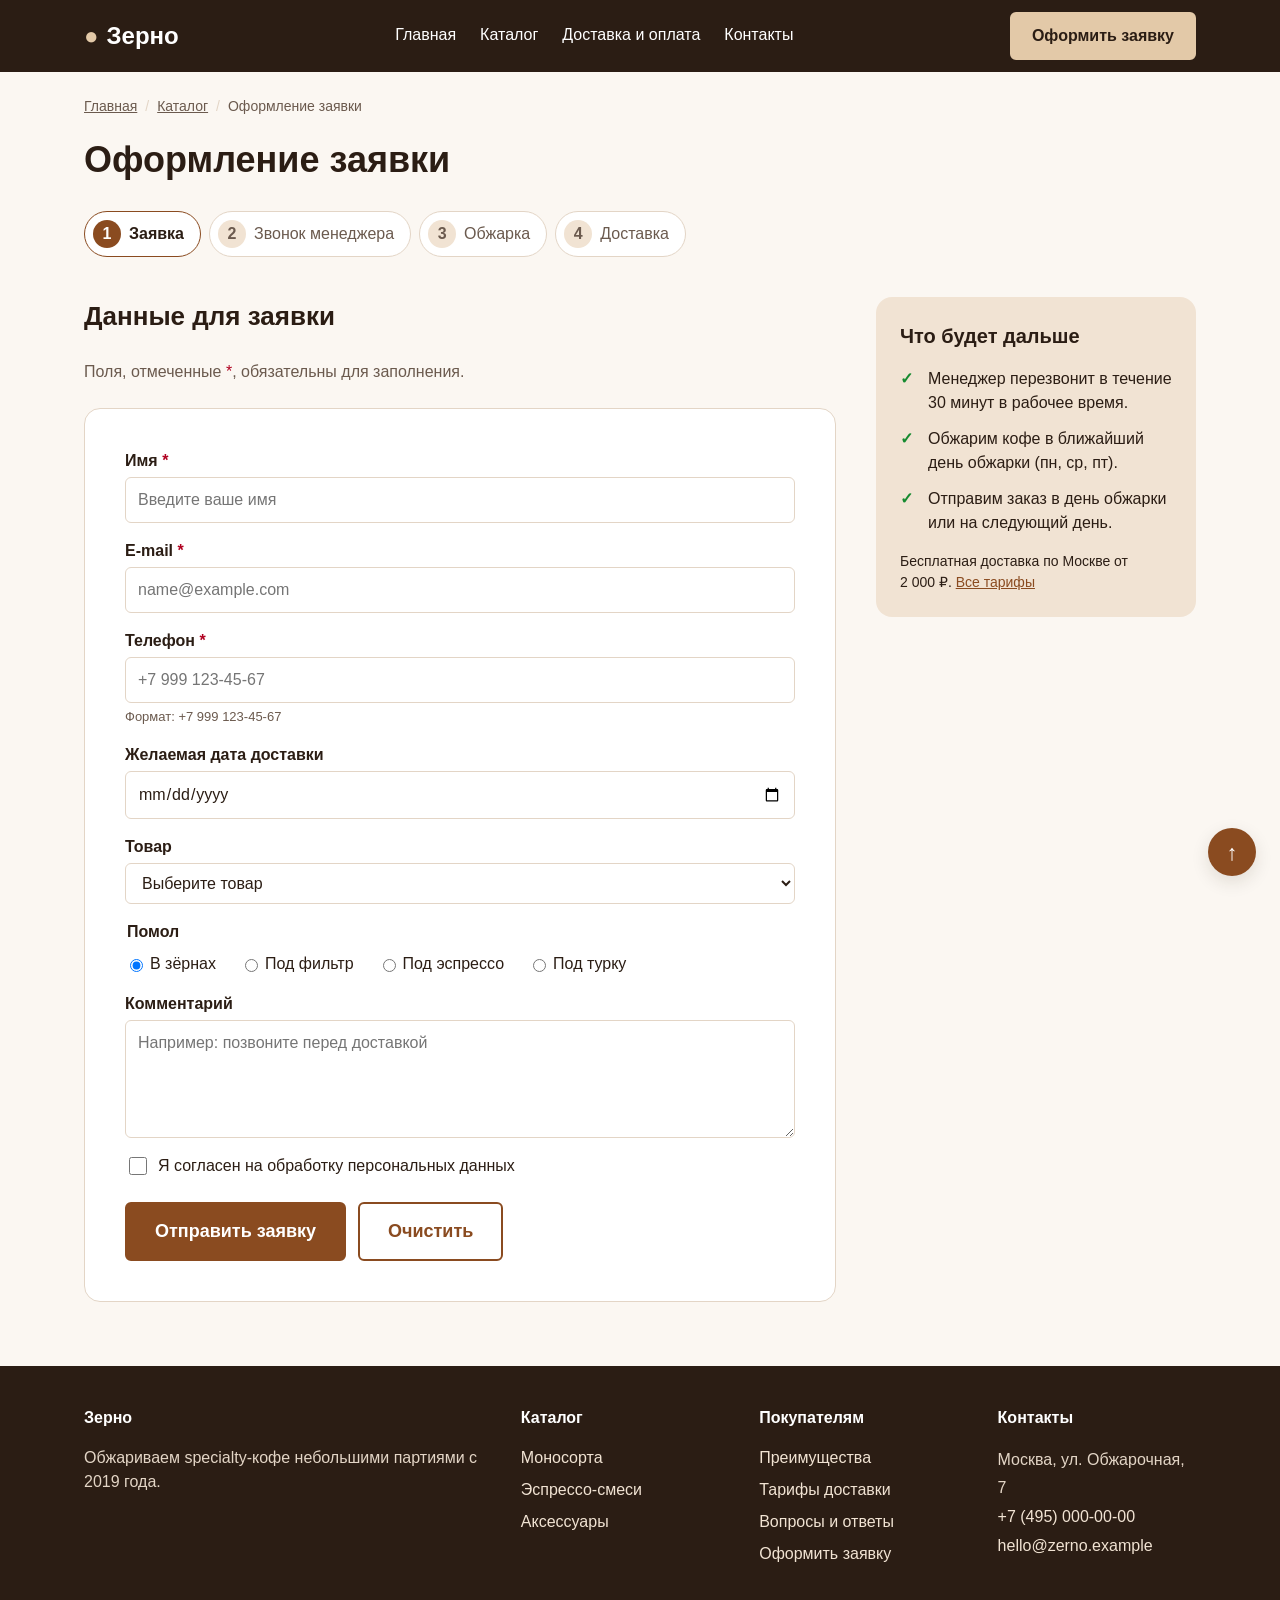
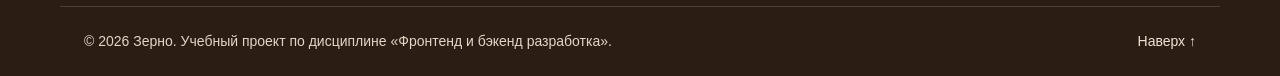
<file: order.html>
<!DOCTYPE html>
<html lang="ru">
<head>
  <meta charset="UTF-8">
  <meta name="viewport" content="width=device-width, initial-scale=1.0">
  <title>Оформление заявки — Зерно</title>
  <meta name="description" content="Оформите заявку на кофе свежей обжарки: выберите сорт, помол и удобную дату доставки.">
  <link rel="stylesheet" href="css/style.css">
  <script src="js/main.js" defer></script>
</head>
<body id="top">
  <a class="skip-link" href="#main">Перейти к содержимому</a>

  <header class="site-header">
    <div class="container site-header__inner">
      <a class="site-header__logo" href="index.html">
        <span class="site-header__logo-mark" aria-hidden="true">●</span> Зерно
      </a>
      <nav class="site-nav" aria-label="Основная навигация">
        <ul class="site-nav__list">
          <li class="site-nav__item"><a class="site-nav__link" href="index.html">Главная</a></li>
          <li class="site-nav__item"><a class="site-nav__link" href="catalog.html">Каталог</a></li>
          <li class="site-nav__item"><a class="site-nav__link" href="delivery.html">Доставка и оплата</a></li>
          <li class="site-nav__item"><a class="site-nav__link" href="contacts.html">Контакты</a></li>
        </ul>
      </nav>
      <a class="button site-header__cta" href="order.html">Оформить заявку</a>
    </div>
  </header>

  <main class="container" id="main">
    <nav class="breadcrumbs" aria-label="Хлебные крошки">
      <ol class="breadcrumbs__list">
        <li class="breadcrumbs__item"><a class="breadcrumbs__link" href="index.html">Главная</a></li>
        <li class="breadcrumbs__item"><a class="breadcrumbs__link" href="catalog.html">Каталог</a></li>
        <li class="breadcrumbs__item" aria-current="page">Оформление заявки</li>
      </ol>
    </nav>

    <h1 class="page-title">Оформление заявки</h1>

    <ol class="steps" aria-label="Этапы оформления">
      <li class="steps__item steps__item--active" aria-current="step">Заявка</li>
      <li class="steps__item">Звонок менеджера</li>
      <li class="steps__item">Обжарка</li>
      <li class="steps__item">Доставка</li>
    </ol>

    <div class="order">
      <section class="order__form" aria-labelledby="order-form-title">
        <h2 class="section-title" id="order-form-title">Данные для заявки</h2>
        <p class="page-note">Поля, отмеченные <span class="order-form__required">*</span>, обязательны для заполнения.</p>
        <form class="order-form order-form--card" action="#" method="post" novalidate>
          <div class="order-form__field">
            <label class="order-form__label" for="order-name">Имя <span class="order-form__required" aria-hidden="true">*</span></label>
            <input class="order-form__input" id="order-name" name="name" type="text" placeholder="Введите ваше имя"
              minlength="2" autocomplete="given-name" required>
          </div>

          <div class="order-form__field">
            <label class="order-form__label" for="order-email">E-mail <span class="order-form__required" aria-hidden="true">*</span></label>
            <input class="order-form__input" id="order-email" name="email" type="email" placeholder="name@example.com"
              autocomplete="email" required>
          </div>

          <div class="order-form__field">
            <label class="order-form__label" for="order-phone">Телефон <span class="order-form__required" aria-hidden="true">*</span></label>
            <input class="order-form__input" id="order-phone" name="phone" type="tel" placeholder="+7 999 123-45-67"
              pattern="^\+?[0-9\s\-\(\)]{10,18}$" autocomplete="tel" aria-describedby="order-phone-hint" required>
            <small class="order-form__hint" id="order-phone-hint">Формат: +7 999 123-45-67</small>
          </div>

          <div class="order-form__field">
            <label class="order-form__label" for="order-date">Желаемая дата доставки</label>
            <input class="order-form__input" id="order-date" name="date" type="date" required>
          </div>

          <div class="order-form__field">
            <label class="order-form__label" for="order-product">Товар</label>
            <select class="order-form__input" id="order-product" name="product" required>
              <option value="">Выберите товар</option>
              <option value="ethiopia">Эфиопия Иргачеффе</option>
              <option value="colombia">Колумбия Супремо</option>
              <option value="kenya">Кения АА</option>
              <option value="decaf">Колумбия Декаф</option>
              <option value="utro">Эспрессо-смесь «Утро»</option>
              <option value="brazil">Бразилия Сантос</option>
              <option value="v60">Воронка V60</option>
            </select>
          </div>

          <fieldset class="order-form__fieldset">
            <legend class="order-form__label">Помол</legend>
            <div class="order-form__options">
              <label class="order-form__option"><input type="radio" name="grind" value="beans" checked> В зёрнах</label>
              <label class="order-form__option"><input type="radio" name="grind" value="filter"> Под фильтр</label>
              <label class="order-form__option"><input type="radio" name="grind" value="espresso"> Под эспрессо</label>
              <label class="order-form__option"><input type="radio" name="grind" value="turka"> Под турку</label>
            </div>
          </fieldset>

          <div class="order-form__field">
            <label class="order-form__label" for="order-comment">Комментарий</label>
            <textarea class="order-form__input order-form__input--textarea" id="order-comment" name="comment" rows="4"
              maxlength="500" placeholder="Например: позвоните перед доставкой"></textarea>
          </div>

          <div class="order-form__field order-form__field--checkbox">
            <input class="order-form__checkbox" id="order-agree" name="agree" type="checkbox" required>
            <label class="order-form__label" for="order-agree">Я согласен на обработку персональных данных</label>
          </div>

          <div class="order-form__actions">
            <button class="button button--large" type="submit">Отправить заявку</button>
            <button class="button button--secondary button--large" type="reset">Очистить</button>
          </div>

          <p class="order-form__success" role="status" hidden>
            Спасибо! Заявка отправлена — мы свяжемся с вами в течение рабочего дня.
          </p>
        </form>
      </section>

      <aside class="order-summary">
        <h2 class="order-summary__title">Что будет дальше</h2>
        <ul class="order-summary__list">
          <li class="order-summary__item">Менеджер перезвонит в течение 30 минут в рабочее время.</li>
          <li class="order-summary__item">Обжарим кофе в ближайший день обжарки (пн, ср, пт).</li>
          <li class="order-summary__item">Отправим заказ в день обжарки или на следующий день.</li>
        </ul>
        <p class="order-summary__note">Бесплатная доставка по Москве от 2&nbsp;000&nbsp;₽. <a href="delivery.html#tariffs">Все тарифы</a></p>
      </aside>
    </div>
  </main>

  <footer class="site-footer" id="contacts">
    <div class="container site-footer__inner">
      <section class="site-footer__column">
        <h2 class="site-footer__title">Зерно</h2>
        <p class="site-footer__text">Обжариваем specialty-кофе небольшими партиями с 2019 года.</p>
      </section>
      <nav class="site-footer__column" aria-label="Каталог">
        <h2 class="site-footer__title">Каталог</h2>
        <ul class="site-footer__list">
            <li><a class="site-footer__link" href="catalog.html#mono">Моносорта</a></li>
            <li><a class="site-footer__link" href="catalog.html#blends">Эспрессо-смеси</a></li>
            <li><a class="site-footer__link" href="catalog.html#accessories">Аксессуары</a></li>
        </ul>
      </nav>
      <nav class="site-footer__column" aria-label="Покупателям">
        <h2 class="site-footer__title">Покупателям</h2>
        <ul class="site-footer__list">
            <li><a class="site-footer__link" href="index.html#advantages">Преимущества</a></li>
            <li><a class="site-footer__link" href="delivery.html#tariffs">Тарифы доставки</a></li>
            <li><a class="site-footer__link" href="delivery.html#faq">Вопросы и ответы</a></li>
            <li><a class="site-footer__link" href="order.html">Оформить заявку</a></li>
        </ul>
      </nav>
      <section class="site-footer__column">
        <h2 class="site-footer__title">Контакты</h2>
        <address class="site-footer__address">
          Москва, ул. Обжарочная, 7<br>
          <a class="site-footer__link" href="tel:+74950000000">+7 (495) 000-00-00</a><br>
          <a class="site-footer__link" href="mailto:hello@zerno.example">hello@zerno.example</a>
        </address>
      </section>
    </div>
    <div class="container site-footer__bottom">
      <p>&copy; 2026 Зерно. Учебный проект по дисциплине «Фронтенд и бэкенд разработка».</p>
      <a class="site-footer__link" href="#top">Наверх ↑</a>
    </div>
  </footer>

  <a class="to-top" href="#top" aria-label="Наверх">↑</a>
</body>
</html>
</file>
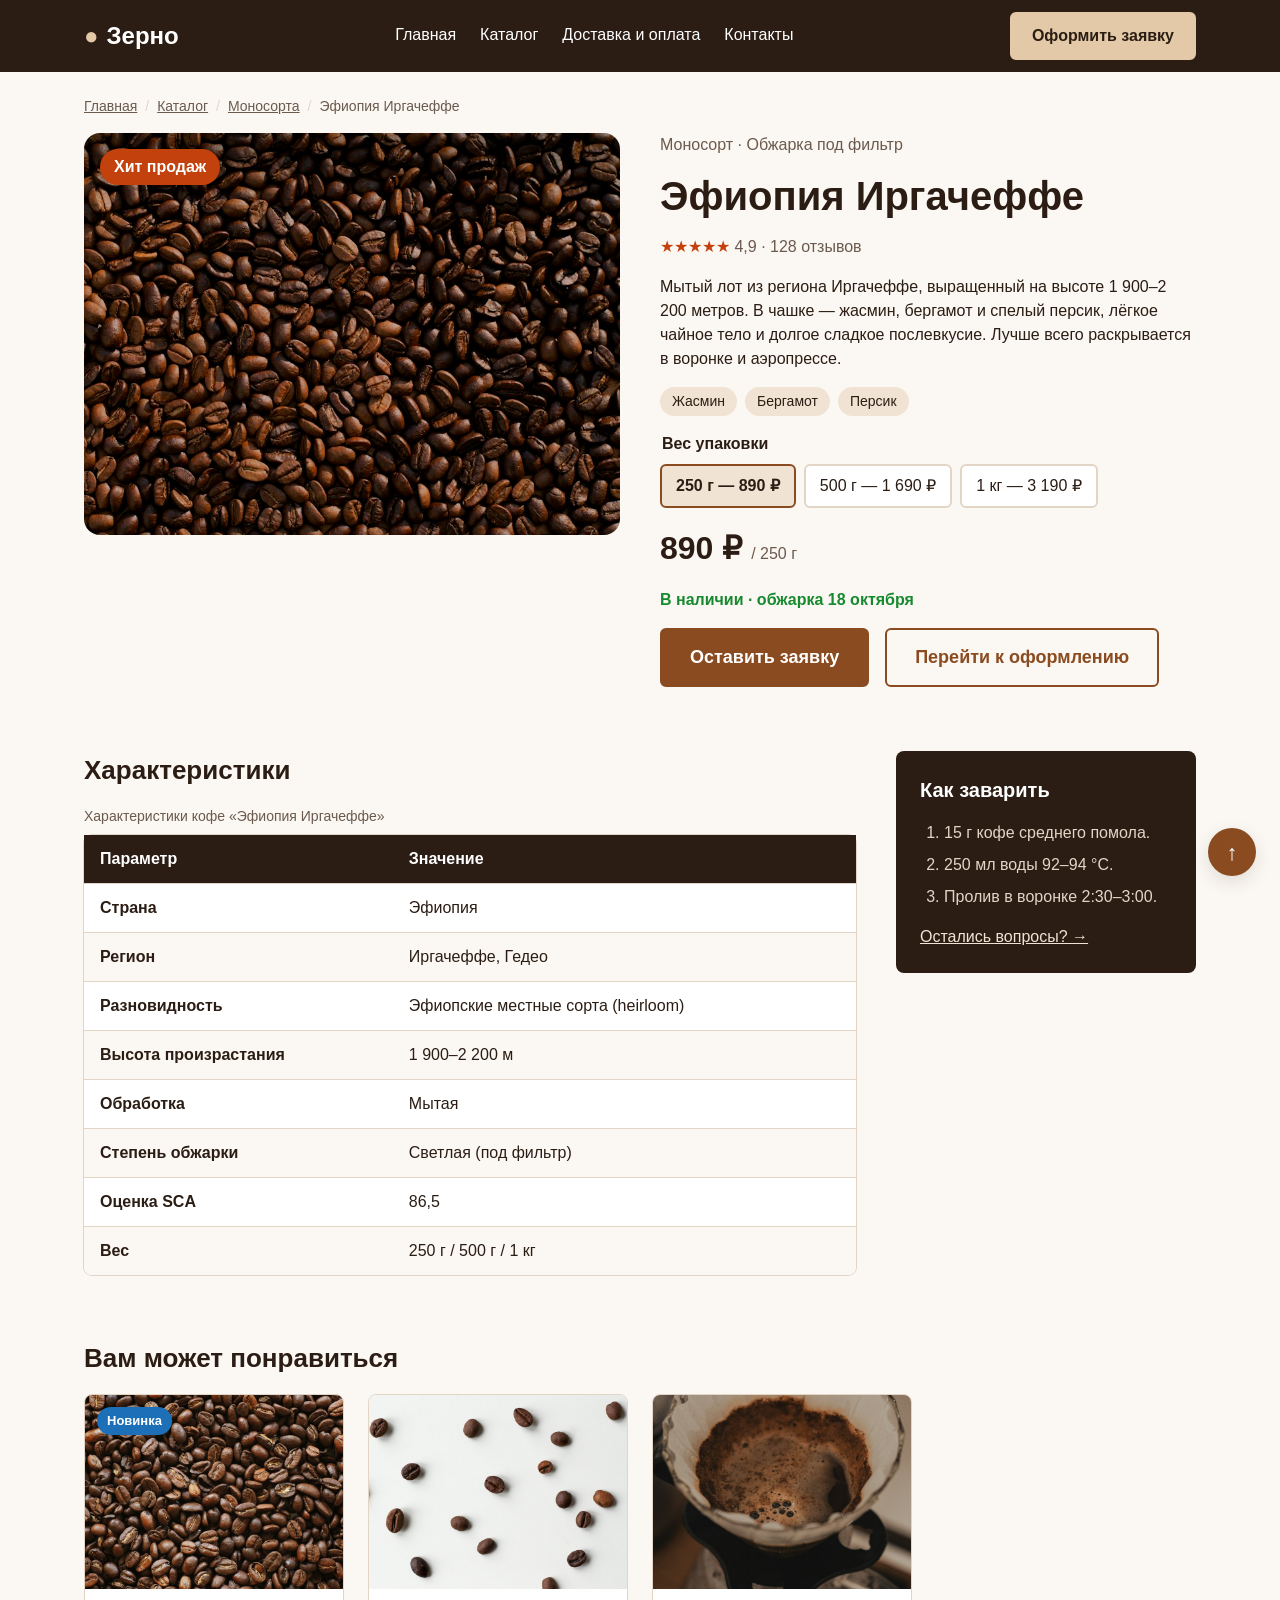
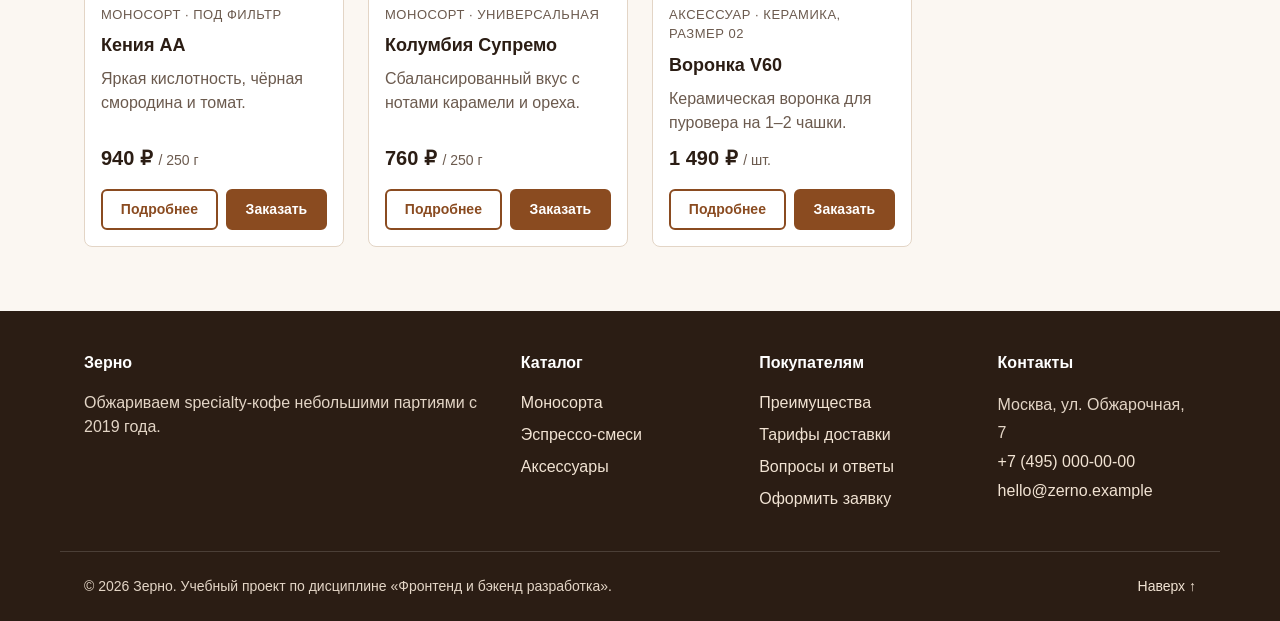
<file: product.html>
<!DOCTYPE html>
<html lang="ru">
<head>
  <meta charset="UTF-8">
  <meta name="viewport" content="width=device-width, initial-scale=1.0">
  <title>Эфиопия Иргачеффе — купить кофе | Зерно</title>
  <meta name="description" content="Эфиопия Иргачеффе: цветочный specialty-кофе свежей обжарки. Описание, характеристики, цена и заявка.">
  <link rel="stylesheet" href="css/style.css">
  <script src="js/main.js" defer></script>
</head>
<body id="top">
  <a class="skip-link" href="#main">Перейти к содержимому</a>

  <header class="site-header">
    <div class="container site-header__inner">
      <a class="site-header__logo" href="index.html">
        <span class="site-header__logo-mark" aria-hidden="true">●</span> Зерно
      </a>
      <nav class="site-nav" aria-label="Основная навигация">
        <ul class="site-nav__list">
          <li class="site-nav__item"><a class="site-nav__link" href="index.html">Главная</a></li>
          <li class="site-nav__item"><a class="site-nav__link" href="catalog.html">Каталог</a></li>
          <li class="site-nav__item"><a class="site-nav__link" href="delivery.html">Доставка и оплата</a></li>
          <li class="site-nav__item"><a class="site-nav__link" href="contacts.html">Контакты</a></li>
        </ul>
      </nav>
      <a class="button site-header__cta" href="order.html">Оформить заявку</a>
    </div>
  </header>

  <main class="container" id="main">
    <nav class="breadcrumbs" aria-label="Хлебные крошки">
      <ol class="breadcrumbs__list">
        <li class="breadcrumbs__item"><a class="breadcrumbs__link" href="index.html">Главная</a></li>
        <li class="breadcrumbs__item"><a class="breadcrumbs__link" href="catalog.html">Каталог</a></li>
        <li class="breadcrumbs__item"><a class="breadcrumbs__link" href="catalog.html#mono">Моносорта</a></li>
        <li class="breadcrumbs__item" aria-current="page">Эфиопия Иргачеффе</li>
      </ol>
    </nav>

    <article class="product-detail">
      <div class="product-detail__gallery">
        <span class="product-detail__badge">Хит продаж</span>
        <img class="product-detail__image" src="images/products/ethiopia.jpg" alt="Жареные зёрна кофе Эфиопия Иргачеффе" width="400" height="300">
      </div>

      <div class="product-detail__info">
        <p class="product-detail__category">Моносорт · Обжарка под фильтр</p>
        <h1 class="product-detail__title">Эфиопия Иргачеффе</h1>
        <p class="product-detail__rating"><span aria-hidden="true">★★★★★</span> 4,9 · 128 отзывов</p>
        <p class="product-detail__description">
          Мытый лот из региона Иргачеффе, выращенный на высоте 1 900–2 200 метров.
          В чашке — жасмин, бергамот и спелый персик, лёгкое чайное тело
          и долгое сладкое послевкусие. Лучше всего раскрывается в воронке и аэропрессе.
        </p>

        <ul class="product-detail__notes" aria-label="Вкусовые ноты">
          <li class="tag">Жасмин</li>
          <li class="tag">Бергамот</li>
          <li class="tag">Персик</li>
        </ul>

        <fieldset class="product-detail__options">
          <legend class="product-detail__legend">Вес упаковки</legend>
          <label class="option-chip"><input class="option-chip__input" type="radio" name="weight" value="250" checked><span class="option-chip__label">250 г — 890 ₽</span></label>
          <label class="option-chip"><input class="option-chip__input" type="radio" name="weight" value="500"><span class="option-chip__label">500 г — 1 690 ₽</span></label>
          <label class="option-chip"><input class="option-chip__input" type="radio" name="weight" value="1000"><span class="option-chip__label">1 кг — 3 190 ₽</span></label>
        </fieldset>

        <p class="product-detail__price">890 ₽ <span class="product-detail__unit">/ 250 г</span></p>
        <p class="product-detail__stock">В наличии · обжарка 18 октября</p>

        <div class="product-detail__actions">
          <button class="button button--large" type="button" data-product="Эфиопия Иргачеффе">Оставить заявку</button>
          <a class="button button--secondary button--large" href="order.html">Перейти к оформлению</a>
        </div>
      </div>
    </article>

    <div class="product-info">
      <section class="product-info__specs" id="specs">
        <h2 class="section-title">Характеристики</h2>
        <table class="spec-table">
          <caption class="spec-table__caption">Характеристики кофе «Эфиопия Иргачеффе»</caption>
          <thead>
            <tr>
              <th class="spec-table__head" scope="col">Параметр</th>
              <th class="spec-table__head" scope="col">Значение</th>
            </tr>
          </thead>
          <tbody>
            <tr><th class="spec-table__name" scope="row">Страна</th><td class="spec-table__value">Эфиопия</td></tr>
            <tr><th class="spec-table__name" scope="row">Регион</th><td class="spec-table__value">Иргачеффе, Гедео</td></tr>
            <tr><th class="spec-table__name" scope="row">Разновидность</th><td class="spec-table__value">Эфиопские местные сорта (heirloom)</td></tr>
            <tr><th class="spec-table__name" scope="row">Высота произрастания</th><td class="spec-table__value">1 900–2 200 м</td></tr>
            <tr><th class="spec-table__name" scope="row">Обработка</th><td class="spec-table__value">Мытая</td></tr>
            <tr><th class="spec-table__name" scope="row">Степень обжарки</th><td class="spec-table__value">Светлая (под фильтр)</td></tr>
            <tr><th class="spec-table__name" scope="row">Оценка SCA</th><td class="spec-table__value">86,5</td></tr>
            <tr><th class="spec-table__name" scope="row">Вес</th><td class="spec-table__value">250 г / 500 г / 1 кг</td></tr>
          </tbody>
        </table>
      </section>

      <aside class="brew-tips">
        <h2 class="brew-tips__title">Как заварить</h2>
        <ol class="brew-tips__list">
          <li>15 г кофе среднего помола.</li>
          <li>250 мл воды 92–94 °C.</li>
          <li>Пролив в воронке 2:30–3:00.</li>
        </ol>
        <a class="brew-tips__link" href="delivery.html#faq">Остались вопросы? →</a>
      </aside>
    </div>

    <section class="related">
      <h2 class="section-title">Вам может понравиться</h2>
      <div class="product-grid">
        <article class="product-card product-card--new">
          <span class="product-card__badge">Новинка</span>
          <img class="product-card__image" src="images/products/kenya.jpg" alt="Кения АА" width="400" height="300" loading="lazy">
          <div class="product-card__body">
            <p class="product-card__category">Моносорт · Под фильтр</p>
            <h3 class="product-card__title">Кения АА</h3>
            <p class="product-card__description">Яркая кислотность, чёрная смородина и томат.</p>
            <p class="product-card__price">940 ₽ <span class="product-card__unit">/ 250 г</span></p>
            <div class="product-card__actions">
              <a class="button button--secondary" href="product.html">Подробнее</a>
              <button class="button product-card__button" type="button" data-product="Кения АА">Заказать</button>
            </div>
          </div>
        </article>

        <article class="product-card">
          <img class="product-card__image" src="images/products/colombia.jpg" alt="Колумбия Супремо" width="400" height="300" loading="lazy">
          <div class="product-card__body">
            <p class="product-card__category">Моносорт · Универсальная</p>
            <h3 class="product-card__title">Колумбия Супремо</h3>
            <p class="product-card__description">Сбалансированный вкус с нотами карамели и ореха.</p>
            <p class="product-card__price">760 ₽ <span class="product-card__unit">/ 250 г</span></p>
            <div class="product-card__actions">
              <a class="button button--secondary" href="product.html">Подробнее</a>
              <button class="button product-card__button" type="button" data-product="Колумбия Супремо">Заказать</button>
            </div>
          </div>
        </article>

        <article class="product-card">
          <img class="product-card__image" src="images/products/v60.jpg" alt="Воронка V60" width="400" height="300" loading="lazy">
          <div class="product-card__body">
            <p class="product-card__category">Аксессуар · Керамика, размер 02</p>
            <h3 class="product-card__title">Воронка V60</h3>
            <p class="product-card__description">Керамическая воронка для пуровера на 1–2 чашки.</p>
            <p class="product-card__price">1 490 ₽ <span class="product-card__unit">/ шт.</span></p>
            <div class="product-card__actions">
              <a class="button button--secondary" href="product.html">Подробнее</a>
              <button class="button product-card__button" type="button" data-product="Воронка V60">Заказать</button>
            </div>
          </div>
        </article>
      </div>
    </section>
  </main>

  <footer class="site-footer" id="contacts">
    <div class="container site-footer__inner">
      <section class="site-footer__column">
        <h2 class="site-footer__title">Зерно</h2>
        <p class="site-footer__text">Обжариваем specialty-кофе небольшими партиями с 2019 года.</p>
      </section>
      <nav class="site-footer__column" aria-label="Каталог">
        <h2 class="site-footer__title">Каталог</h2>
        <ul class="site-footer__list">
            <li><a class="site-footer__link" href="catalog.html#mono">Моносорта</a></li>
            <li><a class="site-footer__link" href="catalog.html#blends">Эспрессо-смеси</a></li>
            <li><a class="site-footer__link" href="catalog.html#accessories">Аксессуары</a></li>
        </ul>
      </nav>
      <nav class="site-footer__column" aria-label="Покупателям">
        <h2 class="site-footer__title">Покупателям</h2>
        <ul class="site-footer__list">
            <li><a class="site-footer__link" href="index.html#advantages">Преимущества</a></li>
            <li><a class="site-footer__link" href="delivery.html#tariffs">Тарифы доставки</a></li>
            <li><a class="site-footer__link" href="delivery.html#faq">Вопросы и ответы</a></li>
            <li><a class="site-footer__link" href="order.html">Оформить заявку</a></li>
        </ul>
      </nav>
      <section class="site-footer__column">
        <h2 class="site-footer__title">Контакты</h2>
        <address class="site-footer__address">
          Москва, ул. Обжарочная, 7<br>
          <a class="site-footer__link" href="tel:+74950000000">+7 (495) 000-00-00</a><br>
          <a class="site-footer__link" href="mailto:hello@zerno.example">hello@zerno.example</a>
        </address>
      </section>
    </div>
    <div class="container site-footer__bottom">
      <p>&copy; 2026 Зерно. Учебный проект по дисциплине «Фронтенд и бэкенд разработка».</p>
      <a class="site-footer__link" href="#top">Наверх ↑</a>
    </div>
  </footer>

  <a class="to-top" href="#top" aria-label="Наверх">↑</a>

  <dialog class="order-dialog" id="order-dialog" aria-labelledby="order-dialog-title">
    <button class="order-dialog__close" type="button" data-dialog-close aria-label="Закрыть окно">×</button>
    <h2 class="order-dialog__title" id="order-dialog-title">Быстрая заявка</h2>

    <form class="order-form" id="order-form" action="#" method="post" novalidate>
      <input id="selected-product" name="selected-product" type="hidden">

      <p class="order-dialog__product">Товар: <strong id="selected-product-label">не выбран</strong></p>

      <div class="order-form__field">
        <label class="order-form__label" for="dialog-name">Имя <span class="order-form__required" aria-hidden="true">*</span></label>
        <input class="order-form__input" id="dialog-name" name="name" type="text" placeholder="Введите ваше имя"
          minlength="2" autocomplete="given-name" required>
      </div>

      <div class="order-form__field">
        <label class="order-form__label" for="dialog-email">E-mail <span class="order-form__required" aria-hidden="true">*</span></label>
        <input class="order-form__input" id="dialog-email" name="email" type="email" placeholder="name@example.com"
          autocomplete="email" required>
      </div>

      <div class="order-form__field">
        <label class="order-form__label" for="dialog-phone">Телефон <span class="order-form__required" aria-hidden="true">*</span></label>
        <input class="order-form__input" id="dialog-phone" name="phone" type="tel" placeholder="+7 999 123-45-67"
          pattern="^\+?[0-9\s\-\(\)]{10,18}$" autocomplete="tel" aria-describedby="dialog-phone-hint" required>
        <small class="order-form__hint" id="dialog-phone-hint">Формат: +7 999 123-45-67</small>
      </div>

      <div class="order-form__field">
        <label class="order-form__label" for="dialog-date">Желаемая дата доставки</label>
        <input class="order-form__input" id="dialog-date" name="date" type="date" required>
      </div>

      <div class="order-form__field">
        <label class="order-form__label" for="dialog-topic">Тема заявки</label>
        <select class="order-form__input" id="dialog-topic" name="topic" required>
          <option value="">Выберите тему</option>
          <option value="order">Заказ кофе</option>
          <option value="subscription">Подписка на кофе</option>
          <option value="wholesale">Оптовая закупка</option>
          <option value="question">Вопрос о товаре</option>
        </select>
      </div>

      <div class="order-form__field">
        <label class="order-form__label" for="dialog-comment">Комментарий</label>
        <textarea class="order-form__input order-form__input--textarea" id="dialog-comment" name="comment" rows="4"
          maxlength="500" placeholder="Например: позвоните перед доставкой"></textarea>
      </div>

      <div class="order-form__field order-form__field--checkbox">
        <input class="order-form__checkbox" id="dialog-agree" name="agree" type="checkbox" required>
        <label class="order-form__label" for="dialog-agree">Я согласен на обработку персональных данных</label>
      </div>

      <div class="order-form__actions">
        <button class="button" type="submit">Отправить</button>
        <button class="button button--secondary" type="button" data-dialog-close>Отмена</button>
      </div>

      <p class="order-form__success" role="status" hidden>
        Спасибо! Заявка отправлена — мы свяжемся с вами в течение рабочего дня.
      </p>
    </form>
  </dialog>
</body>
</html>
</file>
<file: css/style.css>
/* =========================================================
   Зерно — интернет-магазин кофе свежей обжарки
   Стили организованы по разделам и именованы по БЭМ:
   блок__элемент--модификатор
   ========================================================= */

/* ===============================
   1. Переменные
   =============================== */
:root {
  --color-bg: #fbf7f2;
  --color-surface: #ffffff;
  --color-text: #2b1d14;
  --color-text-muted: #6b5a4e;
  --color-primary: #8a4b20;
  --color-primary-dark: #6a3812;
  --color-accent: #f1e3d3;
  --color-accent-strong: #e3c9a8;
  --color-border: #e3d5c6;
  --color-dark: #2b1d14;
  --color-success: #168a2f;
  --color-success-bg: #eefaf0;
  --color-danger: #b00020;
  --color-hit: #c2410c;
  --color-new: #1d6fb8;
  --color-discount: #b00020;

  --space-xs: 4px;
  --space-sm: 8px;
  --space-md: 16px;
  --space-lg: 24px;
  --space-xl: 40px;
  --space-xxl: 64px;

  --radius-sm: 6px;
  --radius-md: 8px;
  --radius-lg: 16px;
  --radius-round: 999px;

  --font-main: "Segoe UI", Roboto, Arial, sans-serif;
  --font-size-sm: 14px;
  --font-size-md: 16px;
  --font-size-lg: 20px;

  --shadow-card: 0 6px 18px rgba(43, 29, 20, 0.12);
  --transition: 0.2s ease;
  --container-width: 1160px;
  --header-height: 72px;

  --z-header: 100;
  --z-fixed: 90;
  --z-badge: 2;
}

/* ===============================
   2. Сброс и базовые стили
   =============================== */
*,
*::before,
*::after {
  box-sizing: border-box;
}

body,
h1,
h2,
h3,
p,
ul,
ol,
figure,
blockquote {
  margin: 0;
}

ul,
ol {
  padding: 0;
}

img {
  max-width: 100%;
  height: auto;
  display: block;
}

html {
  scroll-behavior: smooth;
  scroll-padding-top: calc(var(--header-height) + var(--space-md));
}

body {
  font-family: var(--font-main);
  font-size: var(--font-size-md);
  line-height: 1.5;
  color: var(--color-text);
  background-color: var(--color-bg);
}

a {
  color: var(--color-primary);
  transition: color var(--transition);
}

a:hover {
  color: var(--color-primary-dark);
}

a:focus-visible,
button:focus-visible,
input:focus-visible,
select:focus-visible,
textarea:focus-visible,
summary:focus-visible {
  outline: 2px solid var(--color-primary);
  outline-offset: 3px;
}

.container {
  max-width: var(--container-width);
  margin: 0 auto;
  padding: 0 var(--space-lg);
}

.section-title {
  margin-bottom: var(--space-md);
  font-size: 26px;
}

.page-title {
  margin-bottom: var(--space-lg);
  font-size: 36px;
}

.page-note {
  margin: var(--space-lg) 0;
  color: var(--color-text-muted);
}

/* ===============================
   3. Шапка (site-header) — sticky
   =============================== */
.site-header {
  position: sticky;
  top: 0;
  z-index: var(--z-header);
  background-color: var(--color-dark);
  color: var(--color-surface);
}

.site-header__inner {
  display: flex;
  align-items: center;
  justify-content: space-between;
  gap: var(--space-lg);
  min-height: var(--header-height);
}

.site-header__logo {
  display: flex;
  align-items: center;
  gap: var(--space-sm);
  color: var(--color-surface);
  font-size: 24px;
  font-weight: 700;
  text-decoration: none;
}

.site-header__logo:hover {
  color: var(--color-accent);
}

.site-header__logo:focus-visible {
  outline-color: var(--color-accent);
}

.site-header__logo-mark {
  color: var(--color-accent-strong);
}

/* ===============================
   4. Навигация (site-nav) — Flexbox
   =============================== */
.site-nav__list {
  display: flex;
  align-items: center;
  gap: var(--space-lg);
  list-style: none;
}

.site-nav__link {
  display: block;
  padding: var(--space-sm) 0;
  border-bottom: 2px solid transparent;
  color: var(--color-surface);
  text-decoration: none;
  transition: color var(--transition), border-color var(--transition);
}

.site-nav__link:hover {
  color: var(--color-accent);
  border-bottom-color: var(--color-accent-strong);
}

.site-nav__link:focus-visible {
  outline-color: var(--color-accent);
}

.site-nav__link--active {
  color: var(--color-accent);
  font-weight: 700;
  border-bottom-color: var(--color-accent);
}

/* ===============================
   5. Кнопки (button)
   =============================== */
.button {
  display: inline-flex;
  align-items: center;
  justify-content: center;
  gap: var(--space-sm);
  padding: 10px 20px;
  border: 2px solid var(--color-primary);
  border-radius: var(--radius-sm);
  background-color: var(--color-primary);
  color: var(--color-surface);
  font: inherit;
  font-weight: 600;
  text-decoration: none;
  cursor: pointer;
  transition: background-color var(--transition), border-color var(--transition),
    color var(--transition), transform var(--transition);
}

.button:hover {
  background-color: var(--color-primary-dark);
  border-color: var(--color-primary-dark);
  color: var(--color-surface);
}

.button:active {
  transform: translateY(1px);
}

.button:focus-visible {
  outline: 2px solid var(--color-primary);
  outline-offset: 3px;
}

.button--secondary {
  background-color: transparent;
  color: var(--color-primary);
}

.button--secondary:hover {
  background-color: var(--color-accent);
  border-color: var(--color-primary);
  color: var(--color-primary-dark);
}

.button--large {
  padding: 14px 28px;
  font-size: 18px;
}

.button--small {
  padding: 6px 14px;
  font-size: var(--font-size-sm);
}

button:disabled,
.button:disabled,
.button--disabled {
  opacity: 0.6;
  cursor: not-allowed;
  transform: none;
}

.button:disabled:hover,
.button--disabled:hover {
  background-color: var(--color-primary);
  border-color: var(--color-primary);
}

/* ===============================
   6. Hero-блок — Grid
   =============================== */
.hero {
  display: grid;
  grid-template-columns: 1.2fr 1fr;
  align-items: center;
  gap: var(--space-xl);
  margin: var(--space-lg) 0;
  padding: var(--space-xl);
  background-color: var(--color-accent);
  border-radius: var(--radius-lg);
}

.hero__eyebrow {
  margin-bottom: var(--space-sm);
  color: var(--color-primary);
  font-size: var(--font-size-sm);
  font-weight: 700;
  letter-spacing: 0.08em;
  text-transform: uppercase;
}

.hero__title {
  margin-bottom: var(--space-md);
  font-size: 44px;
  line-height: 1.15;
}

.hero__text {
  margin-bottom: var(--space-lg);
  font-size: var(--font-size-lg);
  color: var(--color-text-muted);
}

.hero__image {
  width: 100%;
  aspect-ratio: 4 / 3;
  object-fit: cover;
  border-radius: var(--radius-lg);
  box-shadow: var(--shadow-card);
}

.hero__actions {
  display: flex;
  flex-wrap: wrap;
  gap: var(--space-md);
}

/* ===============================
   7. Якорное меню страницы (page-anchors)
   =============================== */
.page-anchors {
  display: flex;
  flex-wrap: wrap;
  gap: var(--space-sm);
  margin-bottom: var(--space-xl);
}

.page-anchors__link {
  padding: 6px 14px;
  border: 1px solid var(--color-border);
  border-radius: var(--radius-round);
  background-color: var(--color-surface);
  text-decoration: none;
  transition: background-color var(--transition), border-color var(--transition);
}

.page-anchors__link:hover {
  border-color: var(--color-primary);
  background-color: var(--color-accent);
}

/* ===============================
   8. Раскладка главной (page-layout) — Grid
   =============================== */
.page-layout {
  display: grid;
  grid-template-columns: minmax(0, 1fr) 280px;
  align-items: start;
  gap: var(--space-xl);
  margin-bottom: var(--space-xxl);
}

.page-layout__main > section {
  margin-bottom: var(--space-xxl);
}

/* ===============================
   9. Преимущества (advantages)
   =============================== */
.advantages__list {
  display: grid;
  grid-template-columns: repeat(auto-fit, minmax(180px, 1fr));
  gap: var(--space-lg);
  list-style: none;
}

.advantages__item {
  padding: var(--space-lg);
  background-color: var(--color-surface);
  border: 1px solid var(--color-border);
  border-radius: var(--radius-md);
}

.advantages__icon {
  display: inline-block;
  margin-bottom: var(--space-sm);
  font-size: 28px;
}

.advantages__title {
  margin-bottom: var(--space-xs);
  font-size: 18px;
}

.advantages__text {
  color: var(--color-text-muted);
}

/* ===============================
   10. Сетка товаров (product-grid) — Grid
   =============================== */
.product-grid {
  display: grid;
  grid-template-columns: repeat(auto-fill, minmax(220px, 1fr));
  gap: var(--space-lg);
}

.popular__more {
  display: inline-block;
  margin-top: var(--space-lg);
  font-weight: 600;
}

/* ===============================
   11. Карточка товара (product-card)
   =============================== */
.product-card {
  position: relative;
  display: flex;
  flex-direction: column;
  overflow: hidden;
  background-color: var(--color-surface);
  border: 1px solid var(--color-border);
  border-radius: var(--radius-md);
  transition: box-shadow var(--transition), border-color var(--transition), transform var(--transition);
}

.product-card:hover {
  border-color: var(--color-primary);
  box-shadow: var(--shadow-card);
  transform: translateY(-2px);
}

.product-card__image {
  width: 100%;
  aspect-ratio: 4 / 3;
  object-fit: cover;
}

.product-card__body {
  display: flex;
  flex-direction: column;
  flex-grow: 1;
  gap: var(--space-sm);
  padding: var(--space-md);
}

.product-card__category {
  color: var(--color-text-muted);
  font-size: 13px;
  letter-spacing: 0.04em;
  text-transform: uppercase;
}

.product-card__title {
  font-size: 18px;
}

.product-card__description {
  flex-grow: 1;
  color: var(--color-text-muted);
}

.product-card__price {
  font-size: var(--font-size-lg);
  font-weight: 700;
}

.product-card__unit {
  color: var(--color-text-muted);
  font-size: var(--font-size-sm);
  font-weight: 400;
}

.product-card__button {
  align-self: flex-start;
}

/* ===============================
   12. Промо-блок (promo) — aside
   =============================== */
.promo {
  display: flex;
  flex-direction: column;
  gap: var(--space-md);
  padding: var(--space-lg);
  background-color: var(--color-surface);
  border-left: 4px solid var(--color-primary);
  border-radius: var(--radius-md);
}

.promo__title {
  font-size: var(--font-size-lg);
}

.promo__code {
  padding: 2px 8px;
  border: 1px dashed var(--color-primary);
  border-radius: var(--radius-sm);
  background-color: var(--color-accent);
}

/* ===============================
   13. Уведомления (notice)
   =============================== */
.notice {
  margin: var(--space-lg) 0;
  padding: var(--space-md);
  border-left: 4px solid var(--color-primary);
  border-radius: var(--radius-sm);
  background-color: var(--color-accent);
}

.notice--success {
  border-left-color: var(--color-success);
  background-color: var(--color-success-bg);
}

/* ===============================
   14. Хлебные крошки (breadcrumbs)
   =============================== */
.breadcrumbs {
  margin: var(--space-lg) 0 var(--space-md);
  font-size: var(--font-size-sm);
}

.breadcrumbs__list {
  display: flex;
  flex-wrap: wrap;
  gap: var(--space-sm);
  list-style: none;
  color: var(--color-text-muted);
}

.breadcrumbs__item:not(:last-child)::after {
  content: "/";
  margin-left: var(--space-sm);
  color: var(--color-border);
}

.breadcrumbs__link {
  color: var(--color-text-muted);
}

.breadcrumbs__link:hover {
  color: var(--color-primary);
}

/* ===============================
   15. Каталог (catalog) — Grid «фильтры + товары»
   =============================== */
.catalog {
  display: grid;
  grid-template-columns: 260px minmax(0, 1fr);
  align-items: start;
  gap: var(--space-xl);
}

.catalog__section {
  margin-bottom: var(--space-xl);
}

/* Боковой фильтр — sticky */
.catalog-filters {
  position: sticky;
  top: calc(var(--header-height) + var(--space-md));
  display: flex;
  flex-direction: column;
  gap: var(--space-md);
  padding: var(--space-lg);
  background-color: var(--color-surface);
  border: 1px solid var(--color-border);
  border-radius: var(--radius-md);
}

.catalog-filters__title {
  font-size: var(--font-size-lg);
}

.catalog-filters__links {
  display: flex;
  flex-direction: column;
  gap: var(--space-xs);
  list-style: none;
}

.catalog-filters__form {
  display: flex;
  flex-direction: column;
  gap: var(--space-md);
}

.catalog-filters__group {
  display: flex;
  flex-direction: column;
  gap: var(--space-xs);
  margin: 0;
  padding: 0;
  border: none;
}

.catalog-filters__legend {
  margin-bottom: var(--space-xs);
  font-weight: 700;
}

.catalog-filters__option {
  display: flex;
  align-items: center;
  gap: var(--space-sm);
  cursor: pointer;
}

/* ===============================
   16. Контакты (contacts)
   =============================== */
.contacts {
  display: grid;
  grid-template-columns: repeat(2, minmax(0, 1fr));
  gap: var(--space-xl);
  margin-bottom: var(--space-xl);
}

.contacts__list {
  display: grid;
  grid-template-columns: repeat(2, minmax(0, 1fr));
  gap: var(--space-md);
  list-style: none;
}

.contact-item {
  padding: var(--space-md);
  background-color: var(--color-surface);
  border: 1px solid var(--color-border);
  border-radius: var(--radius-md);
}

.contact-item__title {
  margin-bottom: var(--space-xs);
  color: var(--color-text-muted);
  font-size: var(--font-size-sm);
  text-transform: uppercase;
}

.contacts__map {
  position: relative;
  min-height: 280px;
  border-radius: var(--radius-md);
  background-color: var(--color-accent);
  background-image:
    linear-gradient(90deg, rgba(255, 255, 255, 0.7) 2px, transparent 2px),
    linear-gradient(rgba(255, 255, 255, 0.7) 2px, transparent 2px);
  background-size: 48px 48px;
}

.contacts__pin {
  position: absolute;
  top: 45%;
  left: 50%;
  transform: translate(-50%, -50%);
  color: var(--color-danger);
  font-size: 40px;
}

.contacts__map-text {
  position: absolute;
  top: calc(45% + 28px);
  left: 50%;
  transform: translateX(-50%);
  padding: 4px 10px;
  border-radius: var(--radius-sm);
  background-color: var(--color-surface);
  font-weight: 600;
  white-space: nowrap;
}

.contacts__feedback {
  max-width: 720px;
  margin-bottom: var(--space-xxl);
}

/* ===============================
   17. Модальное окно (order-dialog)
   =============================== */
.order-dialog {
  width: min(100% - 32px, 560px);
  max-height: calc(100vh - 32px);
  padding: var(--space-xl);
  border: none;
  border-radius: var(--radius-lg);
  box-shadow: 0 20px 60px rgba(0, 0, 0, 0.3);
}

.order-dialog::backdrop {
  background-color: rgba(43, 29, 20, 0.6);
}

.order-dialog__title {
  margin-bottom: var(--space-md);
}

/* ===============================
   18. Форма заявки (order-form)
   =============================== */
.order-form__field {
  display: flex;
  flex-direction: column;
  gap: var(--space-xs);
  margin-bottom: var(--space-md);
}

.order-form__label {
  font-weight: 600;
}

.order-form__input {
  width: 100%;
  padding: 10px 12px;
  border: 1px solid var(--color-border);
  border-radius: var(--radius-sm);
  background-color: var(--color-surface);
  color: var(--color-text);
  font: inherit;
  transition: border-color var(--transition), box-shadow var(--transition);
}

.order-form__input:hover {
  border-color: var(--color-primary);
}

.order-form__input:focus-visible {
  outline: 2px solid var(--color-primary);
  outline-offset: 2px;
}

.order-form__input--textarea {
  resize: vertical;
}

.order-form__input[aria-invalid="true"] {
  border-color: var(--color-danger);
  box-shadow: 0 0 0 1px var(--color-danger);
}

.order-form__field--checkbox {
  flex-direction: row;
  align-items: flex-start;
  gap: var(--space-sm);
}

.order-form__field--checkbox .order-form__label {
  font-weight: 400;
}

.order-form__checkbox {
  width: 18px;
  height: 18px;
  margin-top: 3px;
  accent-color: var(--color-primary);
}

.order-form__checkbox[aria-invalid="true"] {
  outline: 2px solid var(--color-danger);
}

.order-form__hint {
  color: var(--color-text-muted);
  font-size: 13px;
}

.order-form__actions {
  display: flex;
  flex-wrap: wrap;
  gap: 12px;
  margin-top: var(--space-lg);
}

/* ===============================
   19. Подвал (site-footer) — Grid
   =============================== */
.site-footer {
  padding: var(--space-xl) 0 var(--space-lg);
  background-color: var(--color-dark);
  color: var(--color-border);
}

.site-footer__inner {
  display: grid;
  grid-template-columns: 2fr repeat(3, 1fr);
  gap: var(--space-xl);
  margin-bottom: var(--space-xl);
}

.site-footer__title {
  margin-bottom: var(--space-md);
  color: var(--color-surface);
  font-size: var(--font-size-md);
}

.site-footer__list {
  display: flex;
  flex-direction: column;
  gap: var(--space-sm);
  list-style: none;
}

.site-footer__address {
  font-style: normal;
  line-height: 1.8;
}

.site-footer__link {
  color: var(--color-accent);
  text-decoration: none;
}

.site-footer__link:hover {
  color: var(--color-surface);
  text-decoration: underline;
}

.site-footer__link:focus-visible {
  outline-color: var(--color-accent);
}

.site-footer__bottom {
  display: flex;
  flex-wrap: wrap;
  justify-content: space-between;
  gap: var(--space-md);
  padding-top: var(--space-lg);
  border-top: 1px solid rgba(255, 255, 255, 0.15);
  font-size: var(--font-size-sm);
}

/* =========================================================
   Самостоятельные доработки КР №1
   ========================================================= */

/* ===============================
   20. Доступность: skip-link
   =============================== */
.skip-link {
  position: absolute;
  top: -100px;
  left: var(--space-md);
  z-index: calc(var(--z-header) + 1);
  padding: var(--space-sm) var(--space-md);
  border-radius: var(--radius-sm);
  background-color: var(--color-surface);
  color: var(--color-primary);
  font-weight: 700;
}

.skip-link:focus {
  top: var(--space-md);
}

.site-header__cta {
  border-color: var(--color-accent-strong);
  background-color: var(--color-accent-strong);
  color: var(--color-dark);
}

.site-header__cta:hover {
  border-color: var(--color-surface);
  background-color: var(--color-surface);
  color: var(--color-dark);
}

.site-header__cta:focus-visible {
  outline-color: var(--color-accent);
}

/* ===============================
   21. Модификаторы карточки товара
   =============================== */
.product-card__badge {
  position: absolute;
  top: 12px;
  left: 12px;
  z-index: var(--z-badge);
  padding: 4px 10px;
  border-radius: var(--radius-round);
  background-color: var(--color-dark);
  color: var(--color-surface);
  font-size: 13px;
  font-weight: 700;
}

.product-card--hit .product-card__badge {
  background-color: var(--color-hit);
}

.product-card--new .product-card__badge {
  background-color: var(--color-new);
}

.product-card--discount .product-card__badge {
  background-color: var(--color-discount);
}

.product-card--discount {
  border-color: var(--color-discount);
}

.product-card--soldout .product-card__image {
  filter: grayscale(1);
  opacity: 0.6;
}

.product-card--soldout .product-card__badge {
  background-color: var(--color-text-muted);
}

.product-card__price-old {
  margin-right: var(--space-xs);
  color: var(--color-text-muted);
  font-size: var(--font-size-md);
  font-weight: 400;
}

.product-card__actions {
  display: flex;
  flex-wrap: wrap;
  gap: var(--space-sm);
  margin-top: var(--space-sm);
}

.product-card__actions .button {
  flex: 1 1 auto;
  padding: 8px 12px;
  font-size: var(--font-size-sm);
}

/* ===============================
   22. Отзывы (reviews, review)
   =============================== */
.reviews__list {
  display: grid;
  grid-template-columns: repeat(auto-fit, minmax(220px, 1fr));
  gap: var(--space-lg);
}

.review {
  display: flex;
  flex-direction: column;
  justify-content: space-between;
  gap: var(--space-md);
  padding: var(--space-lg);
  background-color: var(--color-surface);
  border-radius: var(--radius-md);
  box-shadow: var(--shadow-card);
}

.review__text {
  font-style: italic;
}

.review__author {
  display: flex;
  flex-wrap: wrap;
  justify-content: space-between;
  gap: var(--space-sm);
  color: var(--color-text-muted);
  font-size: var(--font-size-sm);
}

.review__rating {
  color: var(--color-hit);
}

/* ===============================
   23. Панель каталога (catalog__toolbar)
   =============================== */
.catalog__toolbar {
  display: flex;
  flex-wrap: wrap;
  align-items: center;
  justify-content: space-between;
  gap: var(--space-md);
  margin-bottom: var(--space-lg);
  padding: 12px var(--space-md);
  background-color: var(--color-surface);
  border: 1px solid var(--color-border);
  border-radius: var(--radius-md);
}

.catalog__count {
  color: var(--color-text-muted);
}

.catalog__sort {
  display: flex;
  align-items: center;
  gap: var(--space-sm);
}

.catalog__select,
.catalog-filters__input {
  padding: 6px 10px;
  border: 1px solid var(--color-border);
  border-radius: var(--radius-sm);
  font: inherit;
}

.catalog-filters__input {
  width: 100%;
  min-width: 0;
}

.catalog-filters__range {
  display: grid;
  grid-template-columns: 1fr 1fr;
  gap: var(--space-sm);
}

.catalog-filters__actions {
  display: flex;
  gap: var(--space-sm);
}

.catalog-filters__link:hover {
  text-decoration: none;
}

/* ===============================
   24. Кнопка «Наверх» (to-top) — fixed
   =============================== */
.to-top {
  position: fixed;
  right: var(--space-lg);
  bottom: var(--space-lg);
  z-index: var(--z-fixed);
  display: flex;
  align-items: center;
  justify-content: center;
  width: 48px;
  height: 48px;
  border-radius: 50%;
  background-color: var(--color-primary);
  color: var(--color-surface);
  font-size: 22px;
  text-decoration: none;
  box-shadow: var(--shadow-card);
  transition: background-color var(--transition), transform var(--transition);
}

.to-top:hover {
  background-color: var(--color-primary-dark);
  color: var(--color-surface);
  transform: translateY(-3px);
}

/* ===============================
   25. Модальное окно — доработки
   =============================== */
.order-dialog {
  position: relative;
}

.order-dialog__close {
  position: absolute;
  top: 12px;
  right: 12px;
  width: 40px;
  height: 40px;
  border: none;
  border-radius: 50%;
  background-color: var(--color-accent);
  color: var(--color-text);
  font-size: 24px;
  line-height: 1;
  cursor: pointer;
  transition: background-color var(--transition);
}

.order-dialog__close:hover {
  background-color: var(--color-accent-strong);
}

.order-dialog__product {
  margin-bottom: var(--space-md);
  padding: 10px var(--space-md);
  border-radius: var(--radius-sm);
  background-color: var(--color-accent);
}

/* ===============================
   26. Форма — доработки
   =============================== */
.order-form--card {
  padding: var(--space-xl);
  background-color: var(--color-surface);
  border: 1px solid var(--color-border);
  border-radius: var(--radius-lg);
}

.order-form__required {
  color: var(--color-danger);
}

.order-form__fieldset {
  margin: 0 0 var(--space-md);
  padding: 0;
  border: none;
}

.order-form__options {
  display: flex;
  flex-wrap: wrap;
  gap: var(--space-sm) var(--space-lg);
  margin-top: var(--space-sm);
}

.order-form__option {
  display: flex;
  align-items: center;
  gap: var(--space-xs);
  cursor: pointer;
}

.order-form__success {
  margin-top: var(--space-lg);
  padding: var(--space-md);
  border-left: 4px solid var(--color-success);
  border-radius: var(--radius-sm);
  background-color: var(--color-success-bg);
}

/* ===============================
   27. Страница товара (product-detail) — Grid
   =============================== */
.product-detail {
  display: grid;
  grid-template-columns: repeat(2, minmax(0, 1fr));
  gap: var(--space-xl);
  margin-bottom: var(--space-xxl);
}

.product-detail__gallery {
  position: relative;
  align-self: start;
  overflow: hidden;
  border-radius: var(--radius-lg);
}

.product-detail__image {
  width: 100%;
  aspect-ratio: 4 / 3;
  object-fit: cover;
}

.product-detail__badge {
  position: absolute;
  top: var(--space-md);
  left: var(--space-md);
  z-index: var(--z-badge);
  padding: 6px 14px;
  border-radius: var(--radius-round);
  background-color: var(--color-hit);
  color: var(--color-surface);
  font-weight: 700;
}

.product-detail__info {
  display: flex;
  flex-direction: column;
  gap: var(--space-md);
}

.product-detail__category,
.product-detail__rating,
.product-detail__stock {
  color: var(--color-text-muted);
}

.product-detail__rating span {
  color: var(--color-hit);
}

.product-detail__stock {
  color: var(--color-success);
  font-weight: 600;
}

.product-detail__title {
  font-size: 40px;
  line-height: 1.15;
}

.product-detail__notes {
  display: flex;
  flex-wrap: wrap;
  gap: var(--space-sm);
  list-style: none;
}

.tag {
  padding: 4px 12px;
  border-radius: var(--radius-round);
  background-color: var(--color-accent);
  font-size: var(--font-size-sm);
}

.product-detail__options {
  display: flex;
  flex-wrap: wrap;
  gap: var(--space-sm);
  margin: 0;
  padding: 0;
  border: none;
}

.product-detail__legend {
  margin-bottom: var(--space-sm);
  font-weight: 700;
}

.option-chip {
  position: relative;
  cursor: pointer;
}

.option-chip__input {
  position: absolute;
  opacity: 0;
}

.option-chip__label {
  display: block;
  padding: 8px 14px;
  border: 2px solid var(--color-border);
  border-radius: var(--radius-sm);
  background-color: var(--color-surface);
  transition: border-color var(--transition), background-color var(--transition);
}

.option-chip:hover .option-chip__label {
  border-color: var(--color-primary);
}

.option-chip__input:checked + .option-chip__label {
  border-color: var(--color-primary);
  background-color: var(--color-accent);
  font-weight: 700;
}

.option-chip__input:focus-visible + .option-chip__label {
  outline: 2px solid var(--color-primary);
  outline-offset: 2px;
}

.product-detail__price {
  font-size: 32px;
  font-weight: 700;
}

.product-detail__unit {
  color: var(--color-text-muted);
  font-size: var(--font-size-md);
  font-weight: 400;
}

.product-detail__actions {
  display: flex;
  flex-wrap: wrap;
  gap: var(--space-md);
}

.product-info {
  display: grid;
  grid-template-columns: minmax(0, 1fr) 300px;
  align-items: start;
  gap: var(--space-xl);
  margin-bottom: var(--space-xxl);
}

.brew-tips {
  padding: var(--space-lg);
  background-color: var(--color-dark);
  border-radius: var(--radius-md);
  color: var(--color-border);
}

.brew-tips__title {
  margin-bottom: var(--space-md);
  color: var(--color-surface);
  font-size: var(--font-size-lg);
}

.brew-tips__list {
  display: flex;
  flex-direction: column;
  gap: var(--space-sm);
  margin-bottom: var(--space-md);
  padding-left: var(--space-lg);
}

.brew-tips__link {
  color: var(--color-accent);
}

.brew-tips__link:hover {
  color: var(--color-surface);
}

.related {
  margin-bottom: var(--space-xxl);
}

/* ===============================
   28. Таблица (spec-table)
   =============================== */
.table-wrapper {
  overflow-x: auto;
}

.spec-table {
  width: 100%;
  border-collapse: collapse;
  background-color: var(--color-surface);
  border-radius: var(--radius-md);
  overflow: hidden;
  box-shadow: 0 0 0 1px var(--color-border);
}

.spec-table__caption {
  padding-bottom: var(--space-sm);
  color: var(--color-text-muted);
  font-size: var(--font-size-sm);
  text-align: left;
  caption-side: top;
}

.spec-table__head {
  padding: 12px var(--space-md);
  background-color: var(--color-dark);
  color: var(--color-surface);
  text-align: left;
}

.spec-table__head--accent {
  background-color: var(--color-primary);
}

.spec-table__name,
.spec-table__value {
  padding: 12px var(--space-md);
  border-top: 1px solid var(--color-border);
  text-align: left;
  vertical-align: top;
}

.spec-table__name {
  width: 40%;
  font-weight: 600;
}

.spec-table tbody tr:nth-child(even) {
  background-color: var(--color-bg);
}

.spec-table tbody tr:hover {
  background-color: var(--color-accent);
}

.spec-table--compare .spec-table__name {
  width: 22%;
}

/* ===============================
   29. Оформление заявки (steps, order, order-summary)
   =============================== */
.steps {
  display: flex;
  flex-wrap: wrap;
  gap: var(--space-sm);
  margin-bottom: var(--space-xl);
  list-style: none;
  counter-reset: step;
}

.steps__item {
  display: flex;
  align-items: center;
  gap: var(--space-sm);
  padding: 8px 16px 8px 8px;
  border-radius: var(--radius-round);
  background-color: var(--color-surface);
  border: 1px solid var(--color-border);
  color: var(--color-text-muted);
  counter-increment: step;
}

.steps__item::before {
  content: counter(step);
  display: flex;
  align-items: center;
  justify-content: center;
  width: 28px;
  height: 28px;
  border-radius: 50%;
  background-color: var(--color-accent);
  font-weight: 700;
}

.steps__item--active {
  border-color: var(--color-primary);
  color: var(--color-text);
  font-weight: 700;
}

.steps__item--active::before {
  background-color: var(--color-primary);
  color: var(--color-surface);
}

.order {
  display: grid;
  grid-template-columns: minmax(0, 1fr) 320px;
  align-items: start;
  gap: var(--space-xl);
  margin-bottom: var(--space-xxl);
}

.order-summary {
  position: sticky;
  top: calc(var(--header-height) + var(--space-md));
  padding: var(--space-lg);
  background-color: var(--color-accent);
  border-radius: var(--radius-lg);
}

.order-summary__title {
  margin-bottom: var(--space-md);
  font-size: var(--font-size-lg);
}

.order-summary__list {
  display: flex;
  flex-direction: column;
  gap: 12px;
  margin-bottom: var(--space-md);
  list-style: none;
}

.order-summary__item {
  padding-left: 28px;
  position: relative;
}

.order-summary__item::before {
  content: "✓";
  position: absolute;
  left: 0;
  color: var(--color-success);
  font-weight: 700;
}

.order-summary__note {
  font-size: var(--font-size-sm);
}

/* ===============================
   30. Доставка и оплата (payment, faq)
   =============================== */
.delivery,
.payment,
.faq {
  margin-bottom: var(--space-xxl);
}

.payment__list {
  display: grid;
  grid-template-columns: repeat(auto-fit, minmax(220px, 1fr));
  gap: var(--space-lg);
  list-style: none;
}

.payment__item {
  padding: var(--space-lg);
  background-color: var(--color-surface);
  border: 1px solid var(--color-border);
  border-top: 4px solid var(--color-primary);
  border-radius: var(--radius-md);
}

.payment__title {
  margin-bottom: var(--space-sm);
  font-size: 18px;
}

.payment__text {
  color: var(--color-text-muted);
}

.faq__list {
  display: flex;
  flex-direction: column;
  gap: 12px;
  max-width: 820px;
}

.faq__item {
  background-color: var(--color-surface);
  border: 1px solid var(--color-border);
  border-radius: var(--radius-md);
}

.faq__item[open] {
  border-color: var(--color-primary);
}

.faq__question {
  padding: var(--space-md) var(--space-lg);
  font-weight: 600;
  cursor: pointer;
}

.faq__question:hover {
  color: var(--color-primary);
}

.faq__answer {
  padding: 0 var(--space-lg) var(--space-md);
  color: var(--color-text-muted);
}

/* ===============================
   31. Уменьшение анимаций
   =============================== */
@media (prefers-reduced-motion: reduce) {
  html {
    scroll-behavior: auto;
  }

  *,
  *::before,
  *::after {
    transition: none !important;
  }
}
</file>
